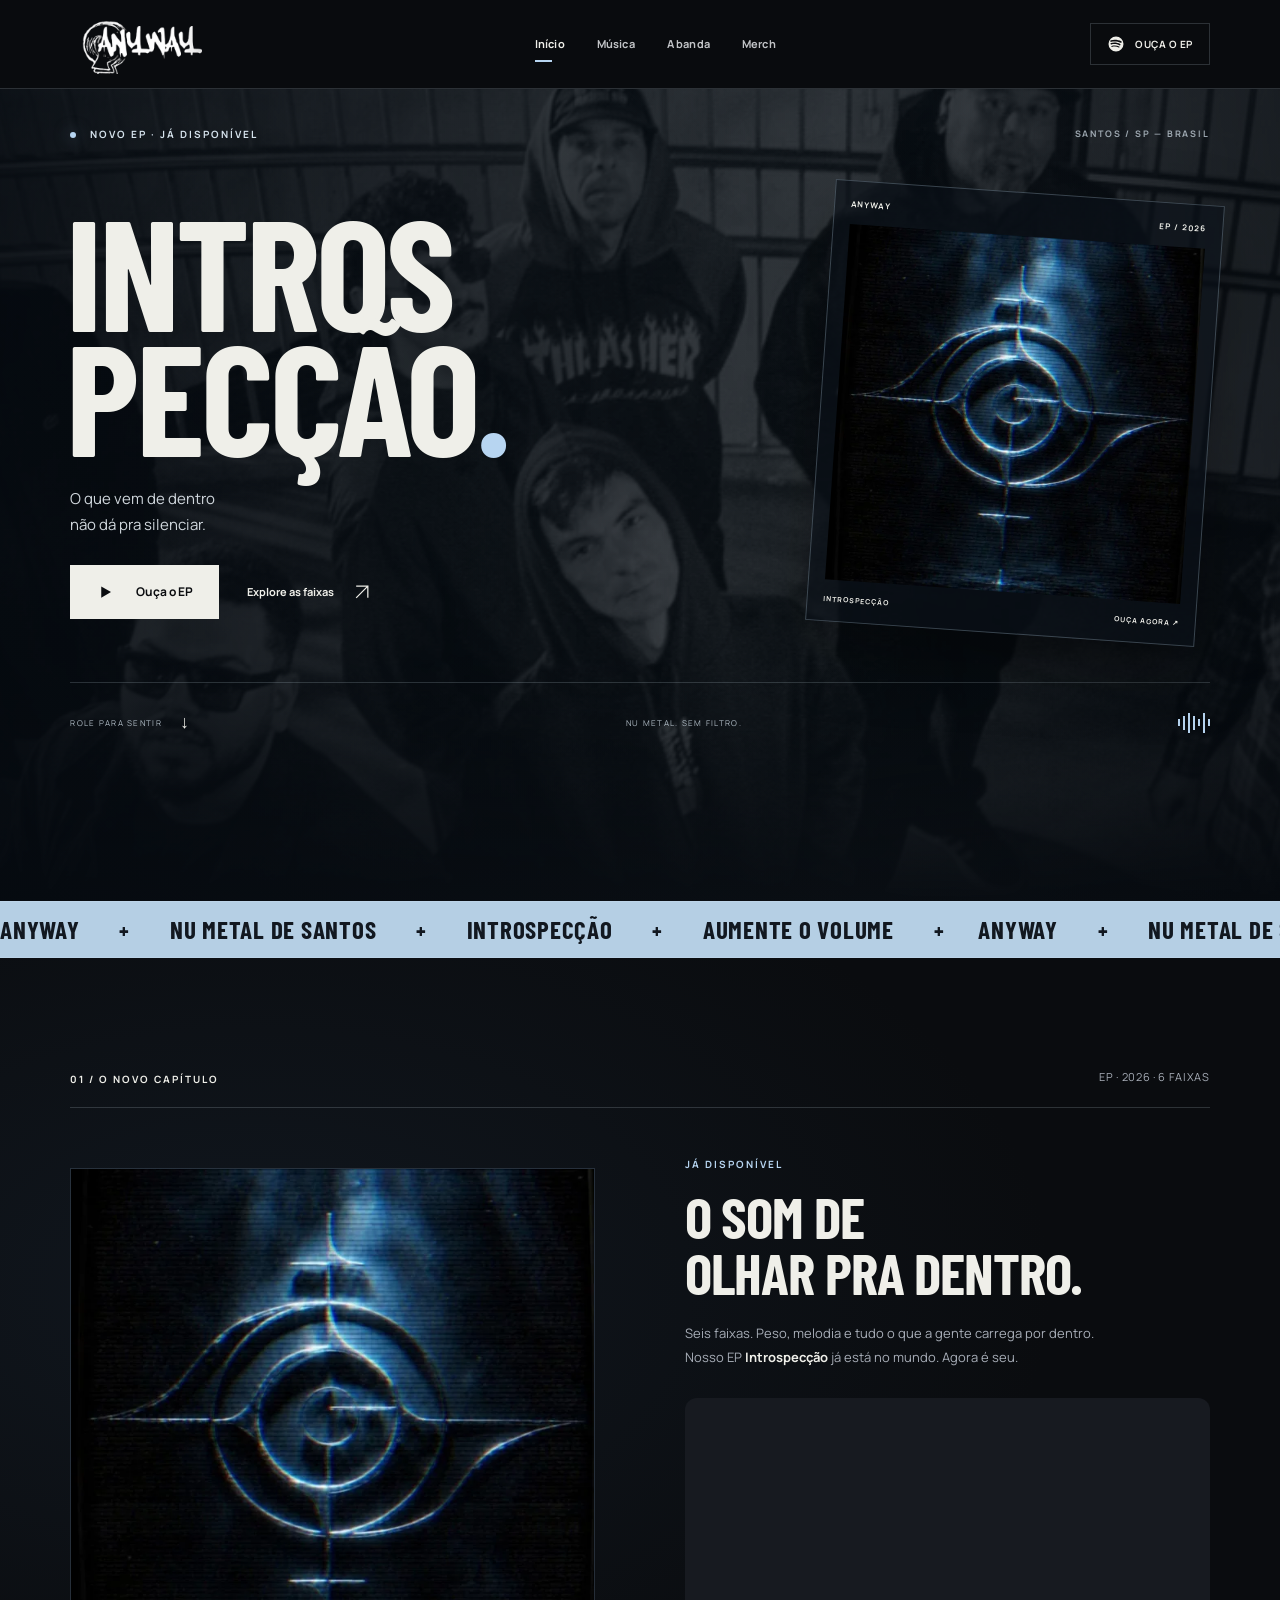
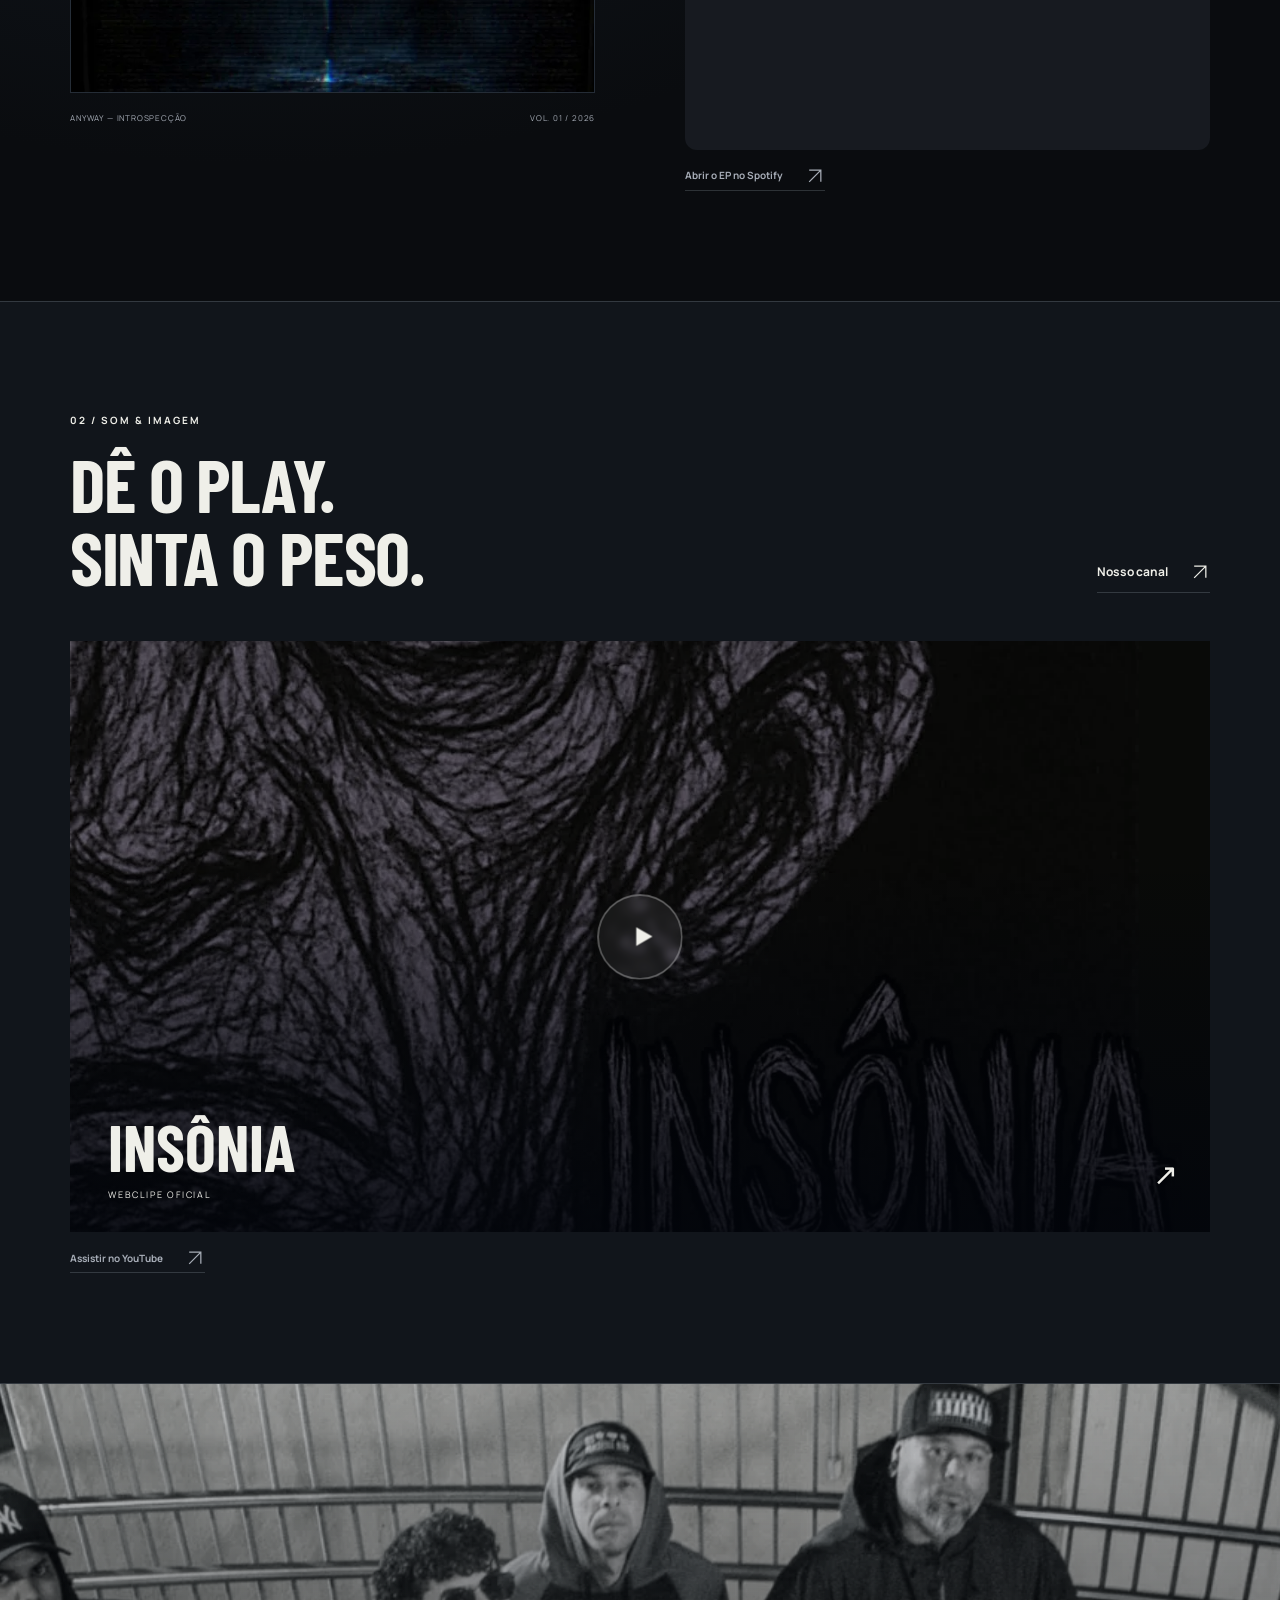
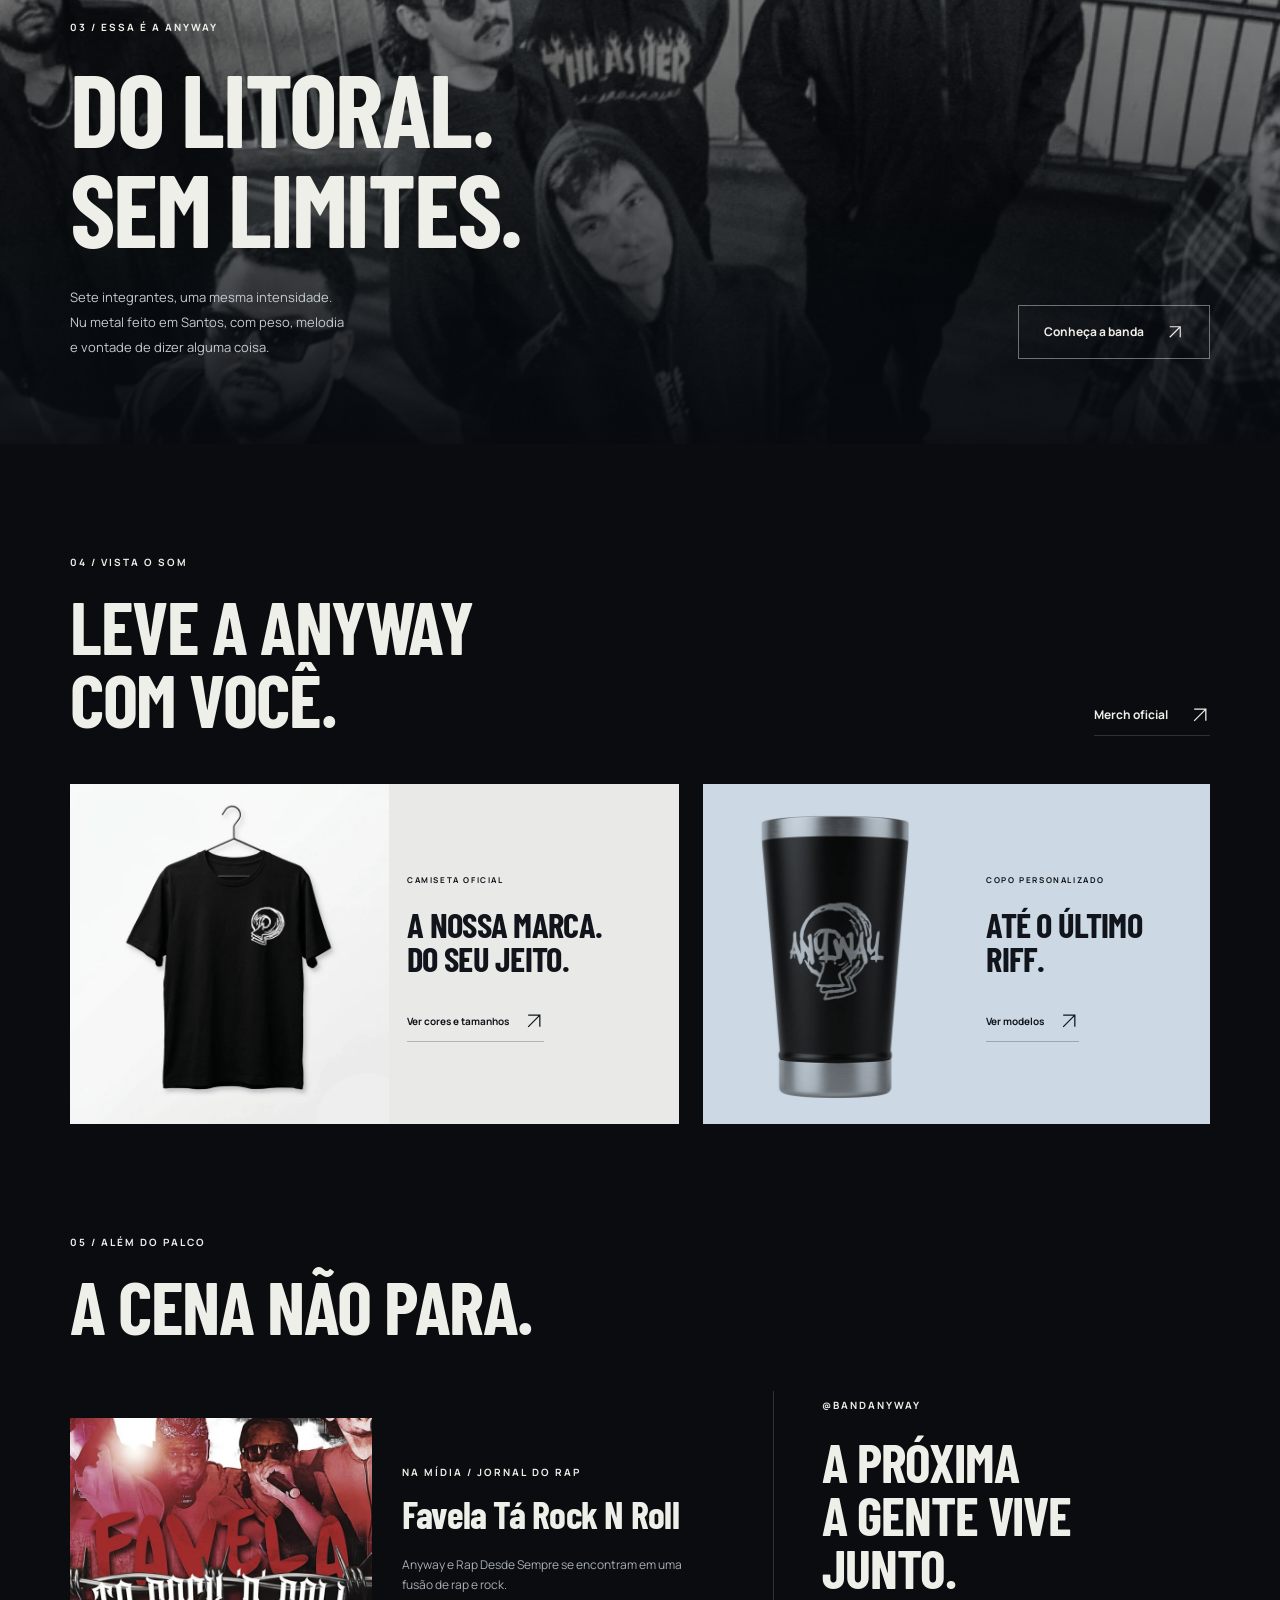
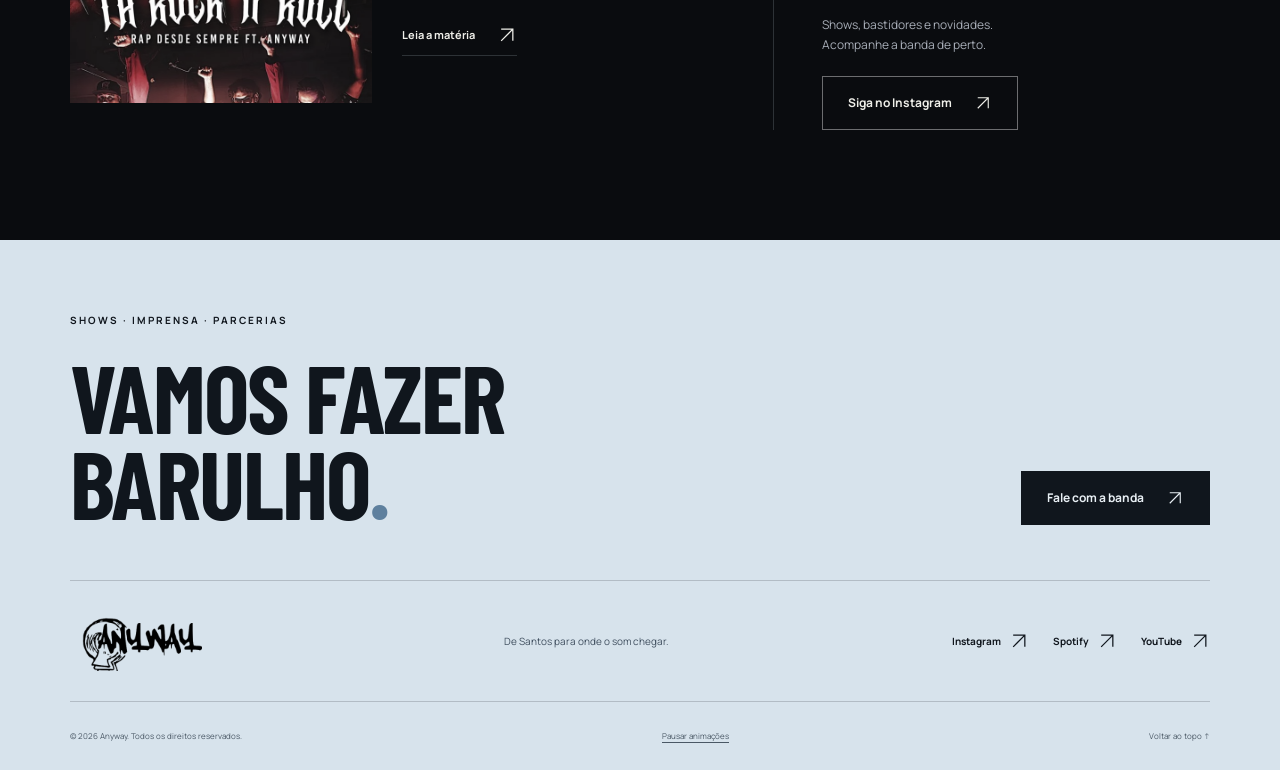
<file: index.html>
<!DOCTYPE html>
<html lang="pt-BR">
  <head>
    <meta charset="UTF-8">
    <meta name="viewport" content="width=device-width, initial-scale=1">
    <meta name="theme-color" content="#0a0c0f">
    <title>Anyway | Introspecção — novo EP</title>
    <meta name="description" content="Introspecção já está disponível. Ouça o novo EP da Anyway, banda de nu metal de Santos. Música, webclipes, integrantes e merch oficial.">
    <link rel="canonical" href="https://bandanyway.com.br/">
    <meta property="og:type" content="website">
    <meta property="og:locale" content="pt_BR">
    <meta property="og:site_name" content="Anyway">
    <meta property="og:title" content="Anyway | Introspecção — novo EP">
    <meta property="og:description" content="Introspecção já está disponível. Ouça o novo EP da Anyway, banda de nu metal de Santos. Música, webclipes, integrantes e merch oficial.">
    <meta property="og:url" content="https://bandanyway.com.br/">
    <meta property="og:image" content="https://bandanyway.com.br/img/optimized/banda_toda.webp">
    <meta property="og:image:alt" content="Os integrantes da banda Anyway">
    <meta name="twitter:card" content="summary_large_image">
    <link rel="icon" type="image/png" href="img/logo.png">
    <link rel="preload" href="fonts/barlow-condensed-700.ttf" as="font" type="font/ttf" crossorigin>
    <link rel="stylesheet" href="style.css?v=20261117">
    <script src="js/catalogo.js?v=20261117" defer></script>
    <script src="js/app.js?v=20261117" defer></script>
    <script type="application/ld+json">{"@context": "https://schema.org", "@type": "MusicGroup", "name": "Anyway", "url": "https://bandanyway.com.br/", "genre": ["Nu metal", "Metal alternativo"], "sameAs": ["https://open.spotify.com/artist/21cmnCgzTt7ZYPJB0TRyvt", "https://www.instagram.com/bandanyway/", "https://www.youtube.com/@bandanyway"]}</script>
  </head>
  <body class="home">
    <a class="skip-link" href="#conteudo">Pular para o conteúdo</a>
    <header class="site-header" id="topo">
      <div class="shell header-inner">
        <a class="brand" href="index.html" aria-label="Anyway — início">
          <img src="img/optimized/logo.webp" alt="Anyway" class="" loading="eager" decoding="async" width="150" height="150">
        </a>
        <button class="menu-toggle" type="button" aria-expanded="false" aria-controls="main-nav" aria-label="Abrir menu" hidden>
          <span></span>
          <span></span>
        </button>
        <nav class="main-nav" id="main-nav" aria-label="Navegação principal">
          <a href="index.html" aria-current="page">Início</a>
          <a href="lancamentos.html">Música</a>
          <a href="sobre.html">A banda</a>
          <a href="merch.html">Merch</a>
          <a href="#contato" class="nav-contact">Contato <svg class="arrow-icon" viewbox="0 0 24 24" fill="none" stroke="currentColor" stroke-width="1.5" aria-hidden="true">
              <path d="M5 19 19 5M5 5h14v14"></path>
            </svg>
          </a>
        </nav>
        <a class="header-listen" href="https://open.spotify.com/album/0spaoQvWEuGP67r1fBMhmv" target="_blank" rel="noopener noreferrer">
          <svg viewbox="0 0 24 24" fill="currentColor" aria-hidden="true">
            <path d="M12 2a10 10 0 1 0 0 20 10 10 0 0 0 0-20Zm4.6 14.4a.75.75 0 0 1-1 .3c-2.5-1.5-5.6-1.8-9.1-.8a.75.75 0 0 1-.4-1.4c3.9-1.1 7.4-.8 10.2.9.4.2.5.7.3 1Zm1.3-3a.9.9 0 0 1-1.3.3c-2.9-1.8-7.3-2.3-10.7-1.2a.9.9 0 1 1-.6-1.7c3.9-1.3 8.9-.7 12.3 1.3.4.3.6.9.3 1.3Zm.1-3.1c-3.4-2-9-2.2-12.2-1.2a1.1 1.1 0 0 1-.7-2.1C8.9 5.8 15 6 19.1 8.4a1.1 1.1 0 0 1-1.1 1.9Z"></path>
          </svg> Ouça o EP</a>
      </div>
      <div class="scroll-progress" aria-hidden="true"></div>
    </header>
    <main id="conteudo">
      <section class="hero" aria-labelledby="hero-title">
        <div class="hero-background" data-parallax="0.18">
          <img src="img/optimized/banda_toda.webp" alt="" class="" loading="eager" decoding="async" width="1280" height="550" fetchpriority="high">
        </div>
        <div class="hero-shade"></div>
        <div class="shell hero-content">
          <div class="hero-topline">
            <span class="eyebrow">
              <span class="status-dot"></span> Novo EP · Já disponível</span>
            <span class="eyebrow hero-origin">Santos / SP — Brasil</span>
          </div>
          <div class="hero-grid">
            <div class="hero-copy">
              <h1 id="hero-title" aria-label="Introspecção">
                <span>INTROS</span>
                <span>PECÇÃO<span class="title-dot">.</span>
                </span>
              </h1>
              <p>O que vem de dentro<br>não dá pra silenciar.</p>
              <div class="button-row">
                <a class="button button-light" href="#ouvir">
                  <svg viewbox="0 0 24 24" fill="currentColor" aria-hidden="true">
                    <path d="M7 4.5v15L20 12z"></path>
                  </svg> Ouça o EP</a>
                <a class="hero-secondary" href="lancamentos.html">Explore as faixas <svg class="arrow-icon" viewbox="0 0 24 24" fill="none" stroke="currentColor" stroke-width="1.5" aria-hidden="true">
                    <path d="M5 19 19 5M5 5h14v14"></path>
                  </svg>
                </a>
              </div>
            </div>
            <a class="hero-record" href="#ouvir" aria-label="Conheça o EP Introspecção">
              <div class="record-label">
                <span>ANYWAY</span>
                <span>EP / 2026</span>
              </div>
              <img src="img/optimized/introspeccao.webp" alt="Capa de Introspecção" class="" loading="eager" decoding="async" width="640" height="640">
              <div class="record-caption">
                <span>INTROSPECÇÃO</span>
                <span>OUÇA AGORA ↗</span>
              </div>
            </a>
          </div>
          <div class="hero-bottom">
            <a href="#ouvir">Role para sentir <span aria-hidden="true">↓</span>
            </a>
            <span>NU METAL. SEM FILTRO.</span>
            <div class="sound-bars" aria-hidden="true">
              <i></i>
              <i></i>
              <i></i>
              <i></i>
              <i></i>
              <i></i>
              <i></i>
            </div>
          </div>
        </div>
      </section>
      <div class="ticker" aria-label="Anyway. Nu metal de Santos. Introspecção já disponível.">
        <div class="ticker-track" aria-hidden="true">
          <span>ANYWAY <b>+</b> NU METAL DE SANTOS <b>+</b> INTROSPECÇÃO <b>+</b> AUMENTE O VOLUME <b>+</b>
          </span>
          <span>ANYWAY <b>+</b> NU METAL DE SANTOS <b>+</b> INTROSPECÇÃO <b>+</b> AUMENTE O VOLUME <b>+</b>
          </span>
        </div>
      </div>
      <section class="section ep-section" id="ouvir" aria-labelledby="ep-title">
        <div class="shell">
          <div class="section-heading reveal">
            <p class="eyebrow">01 / O novo capítulo</p>
            <span class="section-note">EP · 2026 · 6 faixas</span>
          </div>
          <div class="ep-grid">
            <div class="ep-art reveal">
              <a href="https://open.spotify.com/album/0spaoQvWEuGP67r1fBMhmv" target="_blank" rel="noopener noreferrer" aria-label="Ouvir Introspecção no Spotify">
                <img src="img/optimized/introspeccao.webp" alt="Capa do EP Introspecção: símbolo circular branco sobre textura azul e preta" class="" loading="lazy" decoding="async" width="640" height="640">
              </a>
              <div class="art-caption">
                <span>ANYWAY — INTROSPECÇÃO</span>
                <span>VOL. 01 / 2026</span>
              </div>
            </div>
            <div class="ep-copy reveal">
              <p class="eyebrow accent">Já disponível</p>
              <h2 id="ep-title">O SOM DE<br>OLHAR PRA DENTRO.</h2>
              <p>Seis faixas. Peso, melodia e tudo o que a gente carrega por dentro. Nosso EP <strong>Introspecção</strong> já está no mundo. Agora é seu.</p>
              <div class="spotify-wrap">
                <iframe data-testid="embed-iframe" title="Ouça o EP Introspecção, da Anyway, no Spotify" src="https://open.spotify.com/embed/album/0spaoQvWEuGP67r1fBMhmv?utm_source=generator&amp;si=c56fe94a5fe8434d&amp;theme=0" width="100%" height="352" allowfullscreen allow="autoplay; clipboard-write; encrypted-media; fullscreen; picture-in-picture" loading="lazy"></iframe>
              </div>
              <p class="embed-fallback">
                <a class="text-link" href="https://open.spotify.com/album/0spaoQvWEuGP67r1fBMhmv" target="_blank" rel="noopener noreferrer">Abrir o EP no Spotify <svg class="arrow-icon" viewbox="0 0 24 24" fill="none" stroke="currentColor" stroke-width="1.5" aria-hidden="true">
                    <path d="M5 19 19 5M5 5h14v14"></path>
                  </svg>
                </a>
              </p>
            </div>
          </div>
        </div>
      </section>
      <section class="section video-section" aria-labelledby="video-title">
        <div class="shell">
          <div class="section-heading reveal">
            <div>
              <p class="eyebrow">02 / Som &amp; imagem</p>
              <h2 id="video-title">DÊ O PLAY.<br>SINTA O PESO.</h2>
            </div>
            <a class="text-link" href="https://www.youtube.com/@bandanyway" target="_blank" rel="noopener noreferrer">Nosso canal <svg class="arrow-icon" viewbox="0 0 24 24" fill="none" stroke="currentColor" stroke-width="1.5" aria-hidden="true">
                <path d="M5 19 19 5M5 5h14v14"></path>
              </svg>
            </a>
          </div>
          <div class="video-frame reveal" data-video="-w5BZIGmD9w">
            <button class="video-trigger" type="button" aria-label="Reproduzir Insônia — webclipe oficial">
              <img src="img/optimized/insonia-webclipe.webp" alt="Cena do webclipe Insônia" class="" loading="lazy" decoding="async" width="1280" height="720">
              <span class="video-shade"></span>
              <span class="play-circle">
                <svg viewbox="0 0 24 24" fill="currentColor" aria-hidden="true">
                  <path d="M7 4.5v15L20 12z"></path>
                </svg>
              </span>
              <span class="video-caption">
                <span>INSÔNIA</span>
                <small>WEBCLIPE OFICIAL</small>
              </span>
              <span class="video-corner" aria-hidden="true">↗</span>
            </button>
          </div>
          <p class="embed-fallback">
            <a class="text-link" href="https://www.youtube.com/watch?v=-w5BZIGmD9w" target="_blank" rel="noopener noreferrer">Assistir no YouTube <svg class="arrow-icon" viewbox="0 0 24 24" fill="none" stroke="currentColor" stroke-width="1.5" aria-hidden="true">
                <path d="M5 19 19 5M5 5h14v14"></path>
              </svg>
            </a>
          </p>
        </div>
      </section>
      <section class="band-feature" aria-labelledby="band-title">
        <div class="band-feature-image" data-parallax="0.12">
          <img src="img/optimized/banda_toda.webp" alt="Os sete integrantes da Anyway em Santos" class="" loading="lazy" decoding="async" width="1280" height="550">
        </div>
        <div class="band-feature-shade"></div>
        <div class="shell band-feature-content">
          <p class="eyebrow">03 / Essa é a Anyway</p>
          <h2 id="band-title">DO LITORAL.<br>SEM LIMITES.</h2>
          <div class="band-feature-bottom">
            <p>Sete integrantes, uma mesma intensidade.<br>Nu metal feito em Santos, com peso, melodia<br>e vontade de dizer alguma coisa.</p>
            <a href="sobre.html" class="button button-outline">Conheça a banda <svg class="arrow-icon" viewbox="0 0 24 24" fill="none" stroke="currentColor" stroke-width="1.5" aria-hidden="true">
                <path d="M5 19 19 5M5 5h14v14"></path>
              </svg>
            </a>
          </div>
        </div>
      </section>
      <section class="section merch-teaser">
        <div class="shell">
          <div class="section-heading reveal">
            <div>
              <p class="eyebrow">04 / Vista o som</p>
              <h2>LEVE A ANYWAY<br>COM VOCÊ.</h2>
            </div>
            <a class="text-link" href="merch.html">Merch oficial <svg class="arrow-icon" viewbox="0 0 24 24" fill="none" stroke="currentColor" stroke-width="1.5" aria-hidden="true">
                <path d="M5 19 19 5M5 5h14v14"></path>
              </svg>
            </a>
          </div>
          <div class="merch-preview-grid reveal">
            <a href="produto-camiseta-logo.html" class="merch-preview">
              <div class="merch-preview-image">
                <img src="img/optimized/Camisa_Anyway_Frente_Preta.webp" alt="Camiseta preta oficial Anyway" class="" loading="lazy" decoding="async" width="1440" height="1440">
              </div>
              <div>
                <span class="eyebrow">Camiseta oficial</span>
                <h3>A NOSSA MARCA.<br>DO SEU JEITO.</h3>
                <span class="text-link">Ver cores e tamanhos <svg class="arrow-icon" viewbox="0 0 24 24" fill="none" stroke="currentColor" stroke-width="1.5" aria-hidden="true">
                    <path d="M5 19 19 5M5 5h14v14"></path>
                  </svg>
                </span>
              </div>
            </a>
            <a href="produto-copo-logo.html" class="merch-preview compact">
              <div class="merch-preview-image">
                <img src="img/optimized/Copo_Anyway_Frente.webp" alt="Copo térmico personalizado Anyway" class="" loading="lazy" decoding="async" width="1400" height="1400">
              </div>
              <div>
                <span class="eyebrow">Copo personalizado</span>
                <h3>ATÉ O ÚLTIMO<br>RIFF.</h3>
                <span class="text-link">Ver modelos <svg class="arrow-icon" viewbox="0 0 24 24" fill="none" stroke="currentColor" stroke-width="1.5" aria-hidden="true">
                    <path d="M5 19 19 5M5 5h14v14"></path>
                  </svg>
                </span>
              </div>
            </a>
          </div>
        </div>
      </section>
      <section class="section dispatches">
        <div class="shell">
          <div class="section-heading">
            <div>
              <p class="eyebrow">05 / Além do palco</p>
              <h2>A CENA NÃO PARA.</h2>
            </div>
          </div>
          <div class="dispatch-grid">
            <article class="dispatch reveal">
              <img src="img/optimized/materia-jornaldorap.webp" alt="Anyway e Rap Desde Sempre em matéria do Jornal do Rap" class="" loading="lazy" decoding="async" width="960" height="640">
              <div>
                <p class="eyebrow">Na mídia / Jornal do Rap</p>
                <h3>Favela Tá Rock N Roll</h3>
                <p>Anyway e Rap Desde Sempre se encontram em uma fusão de rap e rock.</p>
                <a class="text-link" href="https://www.jornaldorap.com.br/rap-nacional/rap-desde-sempre-e-anyway-lancam-favela-ta-rock-n-roll-uma-fusao-poderosa-de-generos/" target="_blank" rel="noopener noreferrer">Leia a matéria <svg class="arrow-icon" viewbox="0 0 24 24" fill="none" stroke="currentColor" stroke-width="1.5" aria-hidden="true">
                    <path d="M5 19 19 5M5 5h14v14"></path>
                  </svg>
                </a>
              </div>
            </article>
            <div class="instagram-block reveal">
              <span class="eyebrow">@bandanyway</span>
              <h3>A PRÓXIMA<br>A GENTE VIVE<br>JUNTO.</h3>
              <p>Shows, bastidores e novidades.<br>Acompanhe a banda de perto.</p>
              <a class="button button-outline" href="https://www.instagram.com/bandanyway/" target="_blank" rel="noopener noreferrer">Siga no Instagram <svg class="arrow-icon" viewbox="0 0 24 24" fill="none" stroke="currentColor" stroke-width="1.5" aria-hidden="true">
                  <path d="M5 19 19 5M5 5h14v14"></path>
                </svg>
              </a>
            </div>
          </div>
        </div>
      </section>
    </main>
    <footer class="site-footer" id="contato">
      <div class="shell">
        <div class="footer-top">
          <div>
            <p class="eyebrow">Shows · imprensa · parcerias</p>
            <h2>VAMOS FAZER<br>BARULHO<span class="accent">.</span>
            </h2>
          </div>
          <a class="button button-light" href="https://wa.me/5513991080668" target="_blank" rel="noopener noreferrer">Fale com a banda <svg class="arrow-icon" viewbox="0 0 24 24" fill="none" stroke="currentColor" stroke-width="1.5" aria-hidden="true">
              <path d="M5 19 19 5M5 5h14v14"></path>
            </svg>
          </a>
        </div>
        <div class="footer-bottom">
          <a class="brand" href="index.html" aria-label="Anyway — início">
            <img src="img/optimized/logo.webp" alt="Anyway" class="" loading="lazy" decoding="async" width="150" height="150">
          </a>
          <p>De Santos para onde o som chegar.</p>
          <div class="social-links">
            <a class="text-link" href="https://www.instagram.com/bandanyway/" target="_blank" rel="noopener noreferrer">Instagram <svg class="arrow-icon" viewbox="0 0 24 24" fill="none" stroke="currentColor" stroke-width="1.5" aria-hidden="true">
                <path d="M5 19 19 5M5 5h14v14"></path>
              </svg>
            </a>
            <a class="text-link" href="https://open.spotify.com/artist/21cmnCgzTt7ZYPJB0TRyvt" target="_blank" rel="noopener noreferrer">Spotify <svg class="arrow-icon" viewbox="0 0 24 24" fill="none" stroke="currentColor" stroke-width="1.5" aria-hidden="true">
                <path d="M5 19 19 5M5 5h14v14"></path>
              </svg>
            </a>
            <a class="text-link" href="https://www.youtube.com/@bandanyway" target="_blank" rel="noopener noreferrer">YouTube <svg class="arrow-icon" viewbox="0 0 24 24" fill="none" stroke="currentColor" stroke-width="1.5" aria-hidden="true">
                <path d="M5 19 19 5M5 5h14v14"></path>
              </svg>
            </a>
          </div>
        </div>
        <div class="footer-legal">
          <span>© <span data-year>2026</span> Anyway. Todos os direitos reservados.</span>
          <button type="button" class="motion-toggle" data-motion-toggle aria-pressed="false" hidden>Pausar animações</button>
          <a href="#topo">Voltar ao topo ↑</a>
        </div>
      </div>
    </footer>
  </body>
</html>
</file>
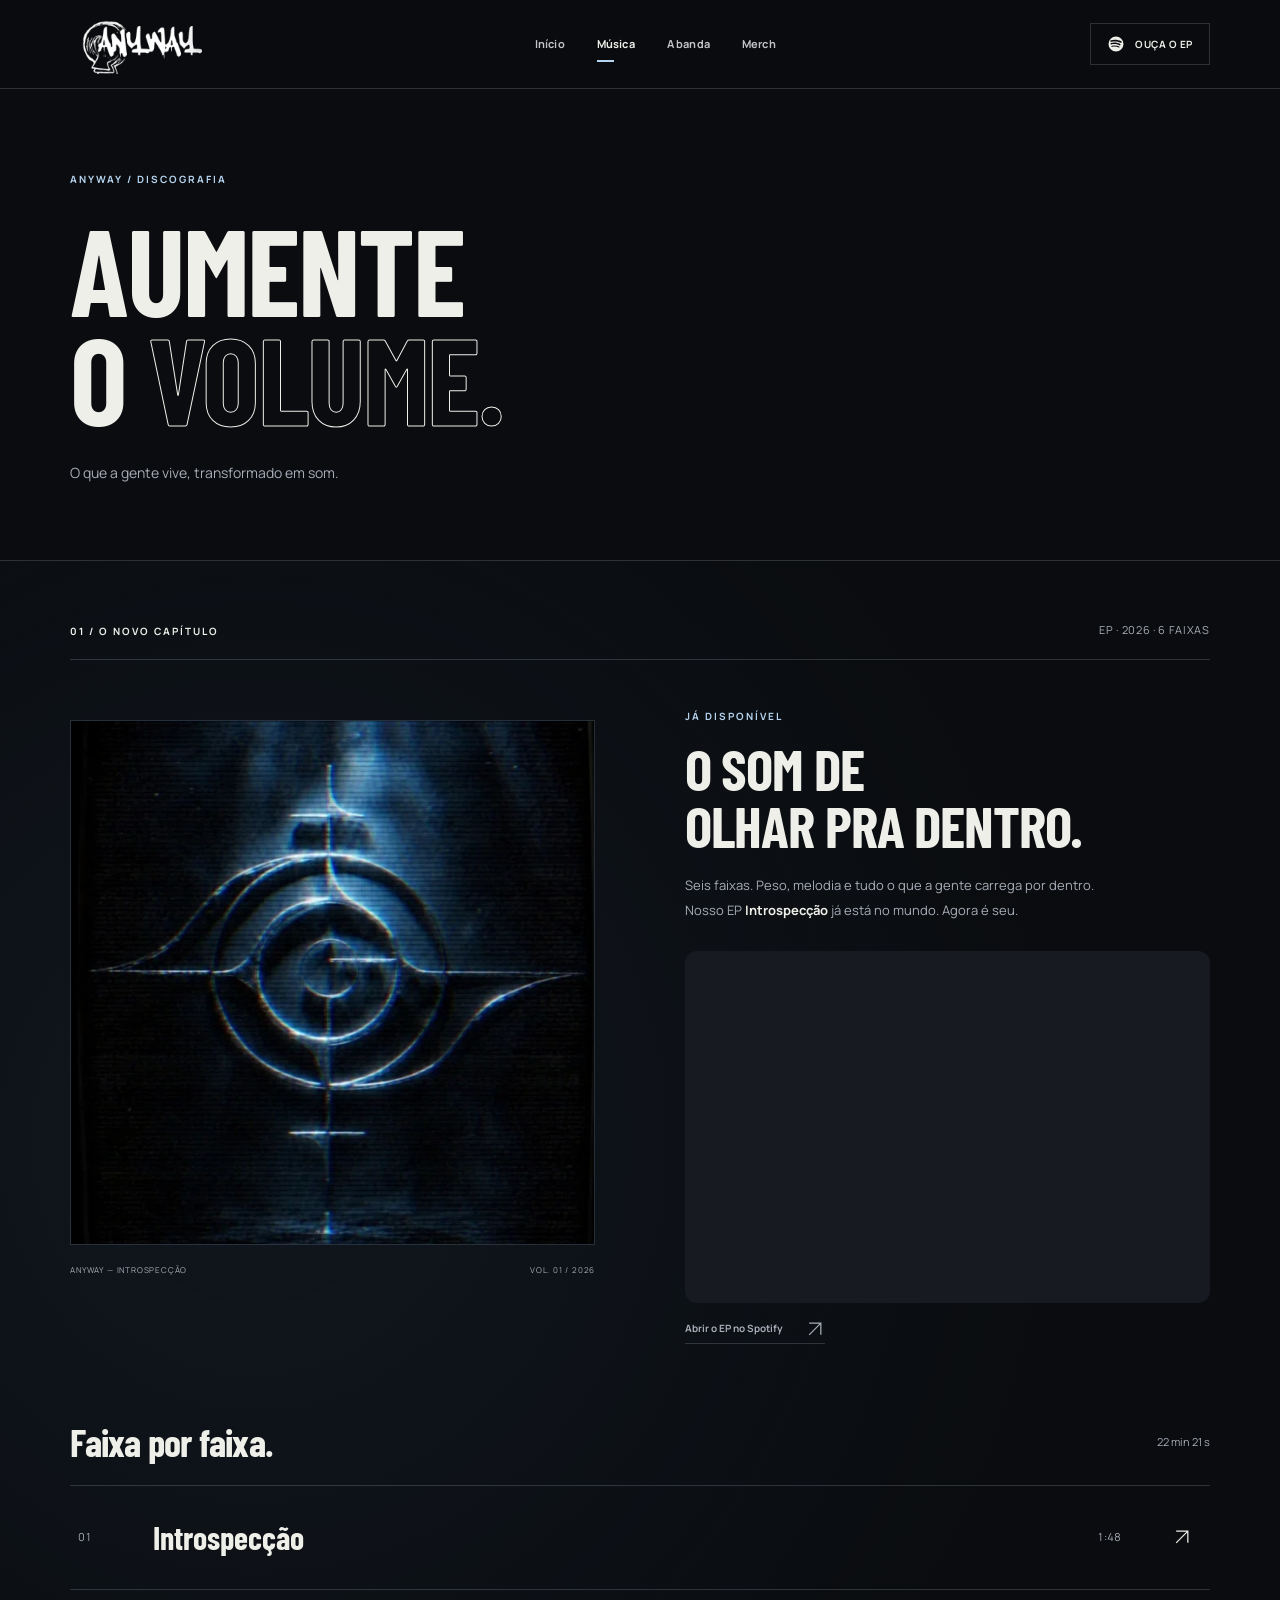
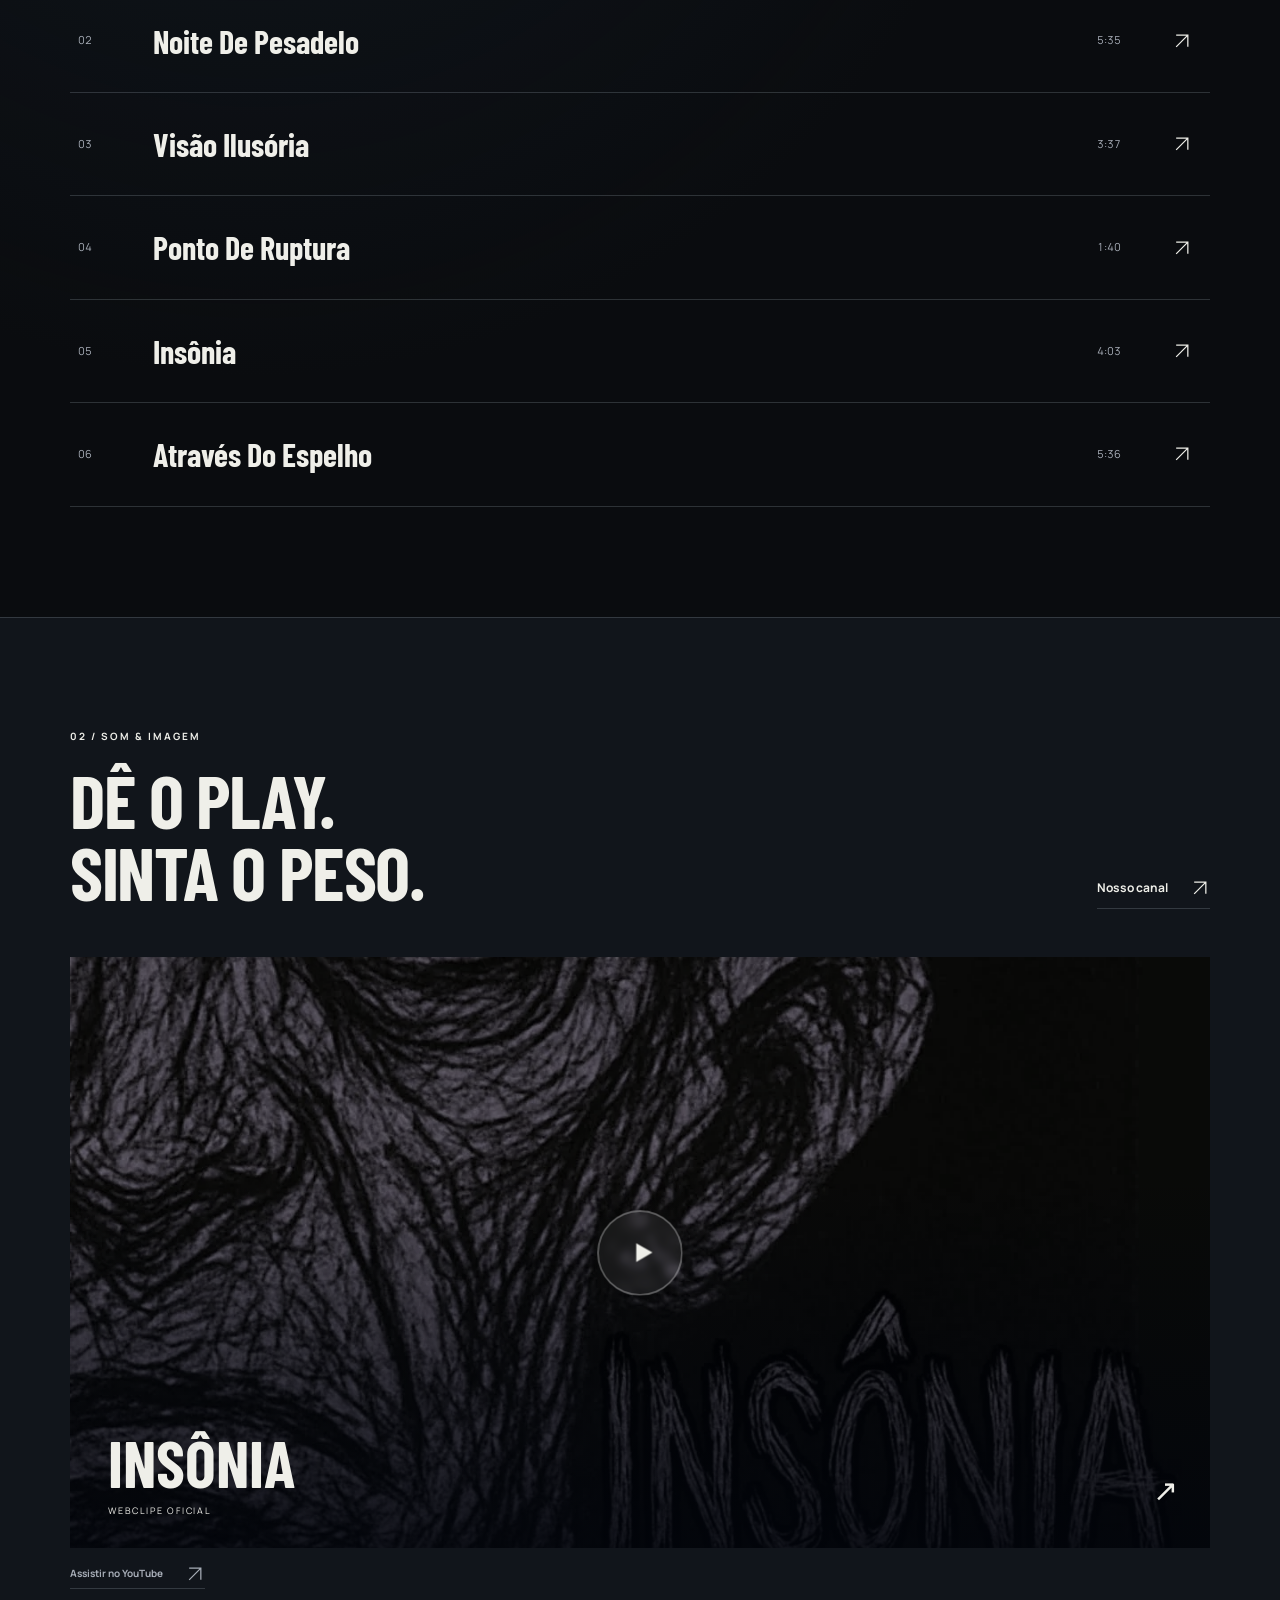
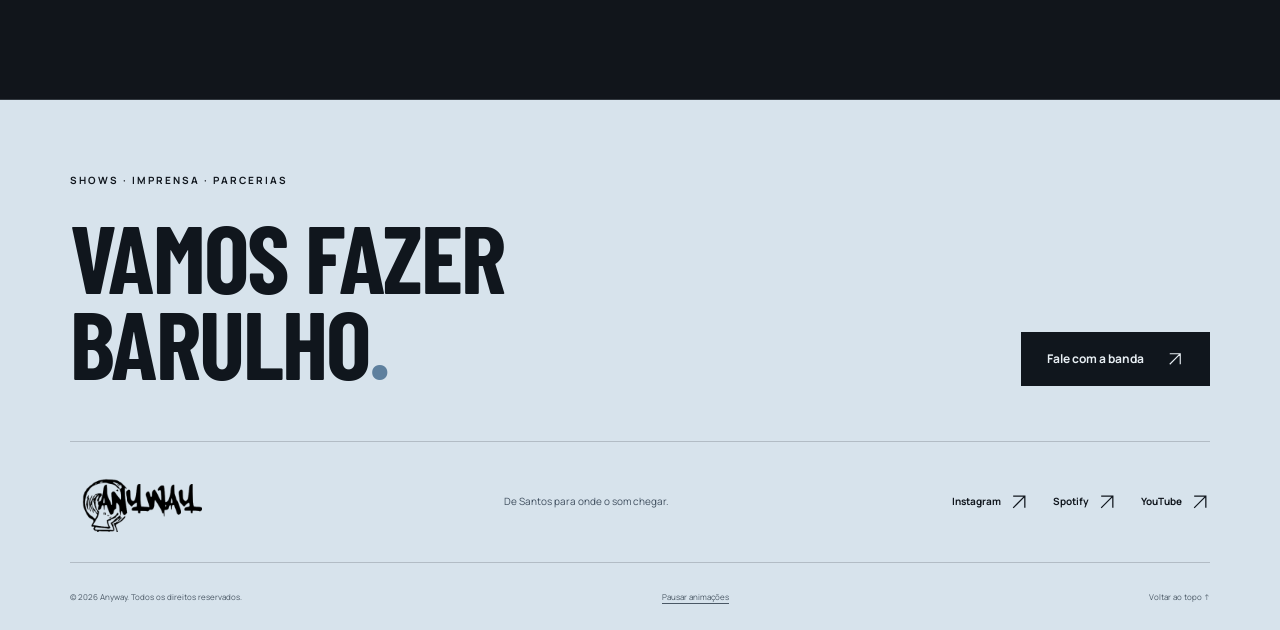
<file: lancamentos.html>
<!DOCTYPE html>
<html lang="pt-BR">
  <head>
    <meta charset="UTF-8">
    <meta name="viewport" content="width=device-width, initial-scale=1">
    <meta name="theme-color" content="#0a0c0f">
    <title>Música | Anyway — Introspecção</title>
    <meta name="description" content="Ouça Introspecção, o EP da Anyway: seis faixas, incluindo Noite De Pesadelo, Visão Ilusória, Ponto De Ruptura, Insônia e Através Do Espelho.">
    <link rel="canonical" href="https://bandanyway.com.br/lancamentos.html">
    <meta property="og:type" content="website">
    <meta property="og:locale" content="pt_BR">
    <meta property="og:site_name" content="Anyway">
    <meta property="og:title" content="Música | Anyway — Introspecção">
    <meta property="og:description" content="Ouça Introspecção, o EP da Anyway: seis faixas, incluindo Noite De Pesadelo, Visão Ilusória, Ponto De Ruptura, Insônia e Através Do Espelho.">
    <meta property="og:url" content="https://bandanyway.com.br/lancamentos.html">
    <meta property="og:image" content="https://bandanyway.com.br/img/optimized/banda_toda.webp">
    <meta property="og:image:alt" content="Os integrantes da banda Anyway">
    <meta name="twitter:card" content="summary_large_image">
    <link rel="icon" type="image/png" href="img/logo.png">
    <link rel="preload" href="fonts/barlow-condensed-700.ttf" as="font" type="font/ttf" crossorigin>
    <link rel="stylesheet" href="style.css?v=20261117">
    <script src="js/catalogo.js?v=20261117" defer></script>
    <script src="js/app.js?v=20261117" defer></script>
    <script type="application/ld+json">{"@context": "https://schema.org", "@type": "MusicAlbum", "name": "Introspecção", "byArtist": {"@type": "MusicGroup", "name": "Anyway"}, "numTracks": 6, "albumReleaseType": "https://schema.org/EPRelease", "url": "https://open.spotify.com/album/0spaoQvWEuGP67r1fBMhmv", "image": "https://bandanyway.com.br/img/optimized/introspeccao.webp", "track": [{"@type": "MusicRecording", "name": "Introspecção", "url": "https://open.spotify.com/track/41JCnR9Eu5HaYlaEsRvs3H"}, {"@type": "MusicRecording", "name": "Noite De Pesadelo", "url": "https://open.spotify.com/track/7wammG3tE1yZsFAW9ntSvy"}, {"@type": "MusicRecording", "name": "Visão Ilusória", "url": "https://open.spotify.com/track/4X6h1g707tDmIHgMWwvmQH"}, {"@type": "MusicRecording", "name": "Ponto De Ruptura", "url": "https://open.spotify.com/track/0CX4BeoNDyVG8u6lYtuzrO"}, {"@type": "MusicRecording", "name": "Insônia", "url": "https://open.spotify.com/track/4buZVxiFuqRtR5z0ZBUQ4R"}, {"@type": "MusicRecording", "name": "Através Do Espelho", "url": "https://open.spotify.com/track/212u3AZA05jV1mynDfqZHI"}]}</script>
  </head>
  <body class="">
    <a class="skip-link" href="#conteudo">Pular para o conteúdo</a>
    <header class="site-header" id="topo">
      <div class="shell header-inner">
        <a class="brand" href="index.html" aria-label="Anyway — início">
          <img src="img/optimized/logo.webp" alt="Anyway" class="" loading="eager" decoding="async" width="150" height="150">
        </a>
        <button class="menu-toggle" type="button" aria-expanded="false" aria-controls="main-nav" aria-label="Abrir menu" hidden>
          <span></span>
          <span></span>
        </button>
        <nav class="main-nav" id="main-nav" aria-label="Navegação principal">
          <a href="index.html">Início</a>
          <a href="lancamentos.html" aria-current="page">Música</a>
          <a href="sobre.html">A banda</a>
          <a href="merch.html">Merch</a>
          <a href="#contato" class="nav-contact">Contato <svg class="arrow-icon" viewbox="0 0 24 24" fill="none" stroke="currentColor" stroke-width="1.5" aria-hidden="true">
              <path d="M5 19 19 5M5 5h14v14"></path>
            </svg>
          </a>
        </nav>
        <a class="header-listen" href="https://open.spotify.com/album/0spaoQvWEuGP67r1fBMhmv" target="_blank" rel="noopener noreferrer">
          <svg viewbox="0 0 24 24" fill="currentColor" aria-hidden="true">
            <path d="M12 2a10 10 0 1 0 0 20 10 10 0 0 0 0-20Zm4.6 14.4a.75.75 0 0 1-1 .3c-2.5-1.5-5.6-1.8-9.1-.8a.75.75 0 0 1-.4-1.4c3.9-1.1 7.4-.8 10.2.9.4.2.5.7.3 1Zm1.3-3a.9.9 0 0 1-1.3.3c-2.9-1.8-7.3-2.3-10.7-1.2a.9.9 0 1 1-.6-1.7c3.9-1.3 8.9-.7 12.3 1.3.4.3.6.9.3 1.3Zm.1-3.1c-3.4-2-9-2.2-12.2-1.2a1.1 1.1 0 0 1-.7-2.1C8.9 5.8 15 6 19.1 8.4a1.1 1.1 0 0 1-1.1 1.9Z"></path>
          </svg> Ouça o EP</a>
      </div>
      <div class="scroll-progress" aria-hidden="true"></div>
    </header>
    <main id="conteudo">
      <section class="page-intro shell">
        <p class="eyebrow">Anyway / Discografia</p>
        <h1>AUMENTE<br>O <span class="outline-text">VOLUME.</span>
        </h1>
        <p>O que a gente vive, transformado em som.</p>
      </section>
      <section class="section ep-section" id="ouvir" aria-labelledby="ep-title">
        <div class="shell">
          <div class="section-heading reveal">
            <p class="eyebrow">01 / O novo capítulo</p>
            <span class="section-note">EP · 2026 · 6 faixas</span>
          </div>
          <div class="ep-grid">
            <div class="ep-art reveal">
              <a href="https://open.spotify.com/album/0spaoQvWEuGP67r1fBMhmv" target="_blank" rel="noopener noreferrer" aria-label="Ouvir Introspecção no Spotify">
                <img src="img/optimized/introspeccao.webp" alt="Capa do EP Introspecção: símbolo circular branco sobre textura azul e preta" class="" loading="lazy" decoding="async" width="640" height="640">
              </a>
              <div class="art-caption">
                <span>ANYWAY — INTROSPECÇÃO</span>
                <span>VOL. 01 / 2026</span>
              </div>
            </div>
            <div class="ep-copy reveal">
              <p class="eyebrow accent">Já disponível</p>
              <h2 id="ep-title">O SOM DE<br>OLHAR PRA DENTRO.</h2>
              <p>Seis faixas. Peso, melodia e tudo o que a gente carrega por dentro. Nosso EP <strong>Introspecção</strong> já está no mundo. Agora é seu.</p>
              <div class="spotify-wrap">
                <iframe data-testid="embed-iframe" title="Ouça o EP Introspecção, da Anyway, no Spotify" src="https://open.spotify.com/embed/album/0spaoQvWEuGP67r1fBMhmv?utm_source=generator&amp;si=c56fe94a5fe8434d&amp;theme=0" width="100%" height="352" allowfullscreen allow="autoplay; clipboard-write; encrypted-media; fullscreen; picture-in-picture" loading="lazy"></iframe>
              </div>
              <p class="embed-fallback">
                <a class="text-link" href="https://open.spotify.com/album/0spaoQvWEuGP67r1fBMhmv" target="_blank" rel="noopener noreferrer">Abrir o EP no Spotify <svg class="arrow-icon" viewbox="0 0 24 24" fill="none" stroke="currentColor" stroke-width="1.5" aria-hidden="true">
                    <path d="M5 19 19 5M5 5h14v14"></path>
                  </svg>
                </a>
              </p>
            </div>
          </div>
          <div class="tracklist-heading">
            <h3>Faixa por faixa.</h3>
            <span>22 min 21 s</span>
          </div>
          <div class="tracklist">
            <a class="track" href="https://open.spotify.com/track/41JCnR9Eu5HaYlaEsRvs3H" target="_blank" rel="noopener noreferrer" aria-label="Ouvir Introspecção no Spotify">
              <span class="track-number">01</span>
              <span class="track-title">Introspecção</span>
              <span class="track-duration">1:48</span>
              <svg class="arrow-icon" viewbox="0 0 24 24" fill="none" stroke="currentColor" stroke-width="1.5" aria-hidden="true">
                <path d="M5 19 19 5M5 5h14v14"></path>
              </svg>
            </a>
            <a class="track" href="https://open.spotify.com/track/7wammG3tE1yZsFAW9ntSvy" target="_blank" rel="noopener noreferrer" aria-label="Ouvir Noite De Pesadelo no Spotify">
              <span class="track-number">02</span>
              <span class="track-title">Noite De Pesadelo</span>
              <span class="track-duration">5:35</span>
              <svg class="arrow-icon" viewbox="0 0 24 24" fill="none" stroke="currentColor" stroke-width="1.5" aria-hidden="true">
                <path d="M5 19 19 5M5 5h14v14"></path>
              </svg>
            </a>
            <a class="track" href="https://open.spotify.com/track/4X6h1g707tDmIHgMWwvmQH" target="_blank" rel="noopener noreferrer" aria-label="Ouvir Visão Ilusória no Spotify">
              <span class="track-number">03</span>
              <span class="track-title">Visão Ilusória</span>
              <span class="track-duration">3:37</span>
              <svg class="arrow-icon" viewbox="0 0 24 24" fill="none" stroke="currentColor" stroke-width="1.5" aria-hidden="true">
                <path d="M5 19 19 5M5 5h14v14"></path>
              </svg>
            </a>
            <a class="track" href="https://open.spotify.com/track/0CX4BeoNDyVG8u6lYtuzrO" target="_blank" rel="noopener noreferrer" aria-label="Ouvir Ponto De Ruptura no Spotify">
              <span class="track-number">04</span>
              <span class="track-title">Ponto De Ruptura</span>
              <span class="track-duration">1:40</span>
              <svg class="arrow-icon" viewbox="0 0 24 24" fill="none" stroke="currentColor" stroke-width="1.5" aria-hidden="true">
                <path d="M5 19 19 5M5 5h14v14"></path>
              </svg>
            </a>
            <a class="track" href="https://open.spotify.com/track/4buZVxiFuqRtR5z0ZBUQ4R" target="_blank" rel="noopener noreferrer" aria-label="Ouvir Insônia no Spotify">
              <span class="track-number">05</span>
              <span class="track-title">Insônia</span>
              <span class="track-duration">4:03</span>
              <svg class="arrow-icon" viewbox="0 0 24 24" fill="none" stroke="currentColor" stroke-width="1.5" aria-hidden="true">
                <path d="M5 19 19 5M5 5h14v14"></path>
              </svg>
            </a>
            <a class="track" href="https://open.spotify.com/track/212u3AZA05jV1mynDfqZHI" target="_blank" rel="noopener noreferrer" aria-label="Ouvir Através Do Espelho no Spotify">
              <span class="track-number">06</span>
              <span class="track-title">Através Do Espelho</span>
              <span class="track-duration">5:36</span>
              <svg class="arrow-icon" viewbox="0 0 24 24" fill="none" stroke="currentColor" stroke-width="1.5" aria-hidden="true">
                <path d="M5 19 19 5M5 5h14v14"></path>
              </svg>
            </a>
          </div>
        </div>
      </section>
      <section class="section video-section" aria-labelledby="video-title">
        <div class="shell">
          <div class="section-heading reveal">
            <div>
              <p class="eyebrow">02 / Som &amp; imagem</p>
              <h2 id="video-title">DÊ O PLAY.<br>SINTA O PESO.</h2>
            </div>
            <a class="text-link" href="https://www.youtube.com/@bandanyway" target="_blank" rel="noopener noreferrer">Nosso canal <svg class="arrow-icon" viewbox="0 0 24 24" fill="none" stroke="currentColor" stroke-width="1.5" aria-hidden="true">
                <path d="M5 19 19 5M5 5h14v14"></path>
              </svg>
            </a>
          </div>
          <div class="video-frame reveal" data-video="-w5BZIGmD9w">
            <button class="video-trigger" type="button" aria-label="Reproduzir Insônia — webclipe oficial">
              <img src="img/optimized/insonia-webclipe.webp" alt="Cena do webclipe Insônia" class="" loading="lazy" decoding="async" width="1280" height="720">
              <span class="video-shade"></span>
              <span class="play-circle">
                <svg viewbox="0 0 24 24" fill="currentColor" aria-hidden="true">
                  <path d="M7 4.5v15L20 12z"></path>
                </svg>
              </span>
              <span class="video-caption">
                <span>INSÔNIA</span>
                <small>WEBCLIPE OFICIAL</small>
              </span>
              <span class="video-corner" aria-hidden="true">↗</span>
            </button>
          </div>
          <p class="embed-fallback">
            <a class="text-link" href="https://www.youtube.com/watch?v=-w5BZIGmD9w" target="_blank" rel="noopener noreferrer">Assistir no YouTube <svg class="arrow-icon" viewbox="0 0 24 24" fill="none" stroke="currentColor" stroke-width="1.5" aria-hidden="true">
                <path d="M5 19 19 5M5 5h14v14"></path>
              </svg>
            </a>
          </p>
        </div>
      </section>
    </main>
    <footer class="site-footer" id="contato">
      <div class="shell">
        <div class="footer-top">
          <div>
            <p class="eyebrow">Shows · imprensa · parcerias</p>
            <h2>VAMOS FAZER<br>BARULHO<span class="accent">.</span>
            </h2>
          </div>
          <a class="button button-light" href="https://wa.me/5513991080668" target="_blank" rel="noopener noreferrer">Fale com a banda <svg class="arrow-icon" viewbox="0 0 24 24" fill="none" stroke="currentColor" stroke-width="1.5" aria-hidden="true">
              <path d="M5 19 19 5M5 5h14v14"></path>
            </svg>
          </a>
        </div>
        <div class="footer-bottom">
          <a class="brand" href="index.html" aria-label="Anyway — início">
            <img src="img/optimized/logo.webp" alt="Anyway" class="" loading="lazy" decoding="async" width="150" height="150">
          </a>
          <p>De Santos para onde o som chegar.</p>
          <div class="social-links">
            <a class="text-link" href="https://www.instagram.com/bandanyway/" target="_blank" rel="noopener noreferrer">Instagram <svg class="arrow-icon" viewbox="0 0 24 24" fill="none" stroke="currentColor" stroke-width="1.5" aria-hidden="true">
                <path d="M5 19 19 5M5 5h14v14"></path>
              </svg>
            </a>
            <a class="text-link" href="https://open.spotify.com/artist/21cmnCgzTt7ZYPJB0TRyvt" target="_blank" rel="noopener noreferrer">Spotify <svg class="arrow-icon" viewbox="0 0 24 24" fill="none" stroke="currentColor" stroke-width="1.5" aria-hidden="true">
                <path d="M5 19 19 5M5 5h14v14"></path>
              </svg>
            </a>
            <a class="text-link" href="https://www.youtube.com/@bandanyway" target="_blank" rel="noopener noreferrer">YouTube <svg class="arrow-icon" viewbox="0 0 24 24" fill="none" stroke="currentColor" stroke-width="1.5" aria-hidden="true">
                <path d="M5 19 19 5M5 5h14v14"></path>
              </svg>
            </a>
          </div>
        </div>
        <div class="footer-legal">
          <span>© <span data-year>2026</span> Anyway. Todos os direitos reservados.</span>
          <button type="button" class="motion-toggle" data-motion-toggle aria-pressed="false" hidden>Pausar animações</button>
          <a href="#topo">Voltar ao topo ↑</a>
        </div>
      </div>
    </footer>
  </body>
</html>
</file>
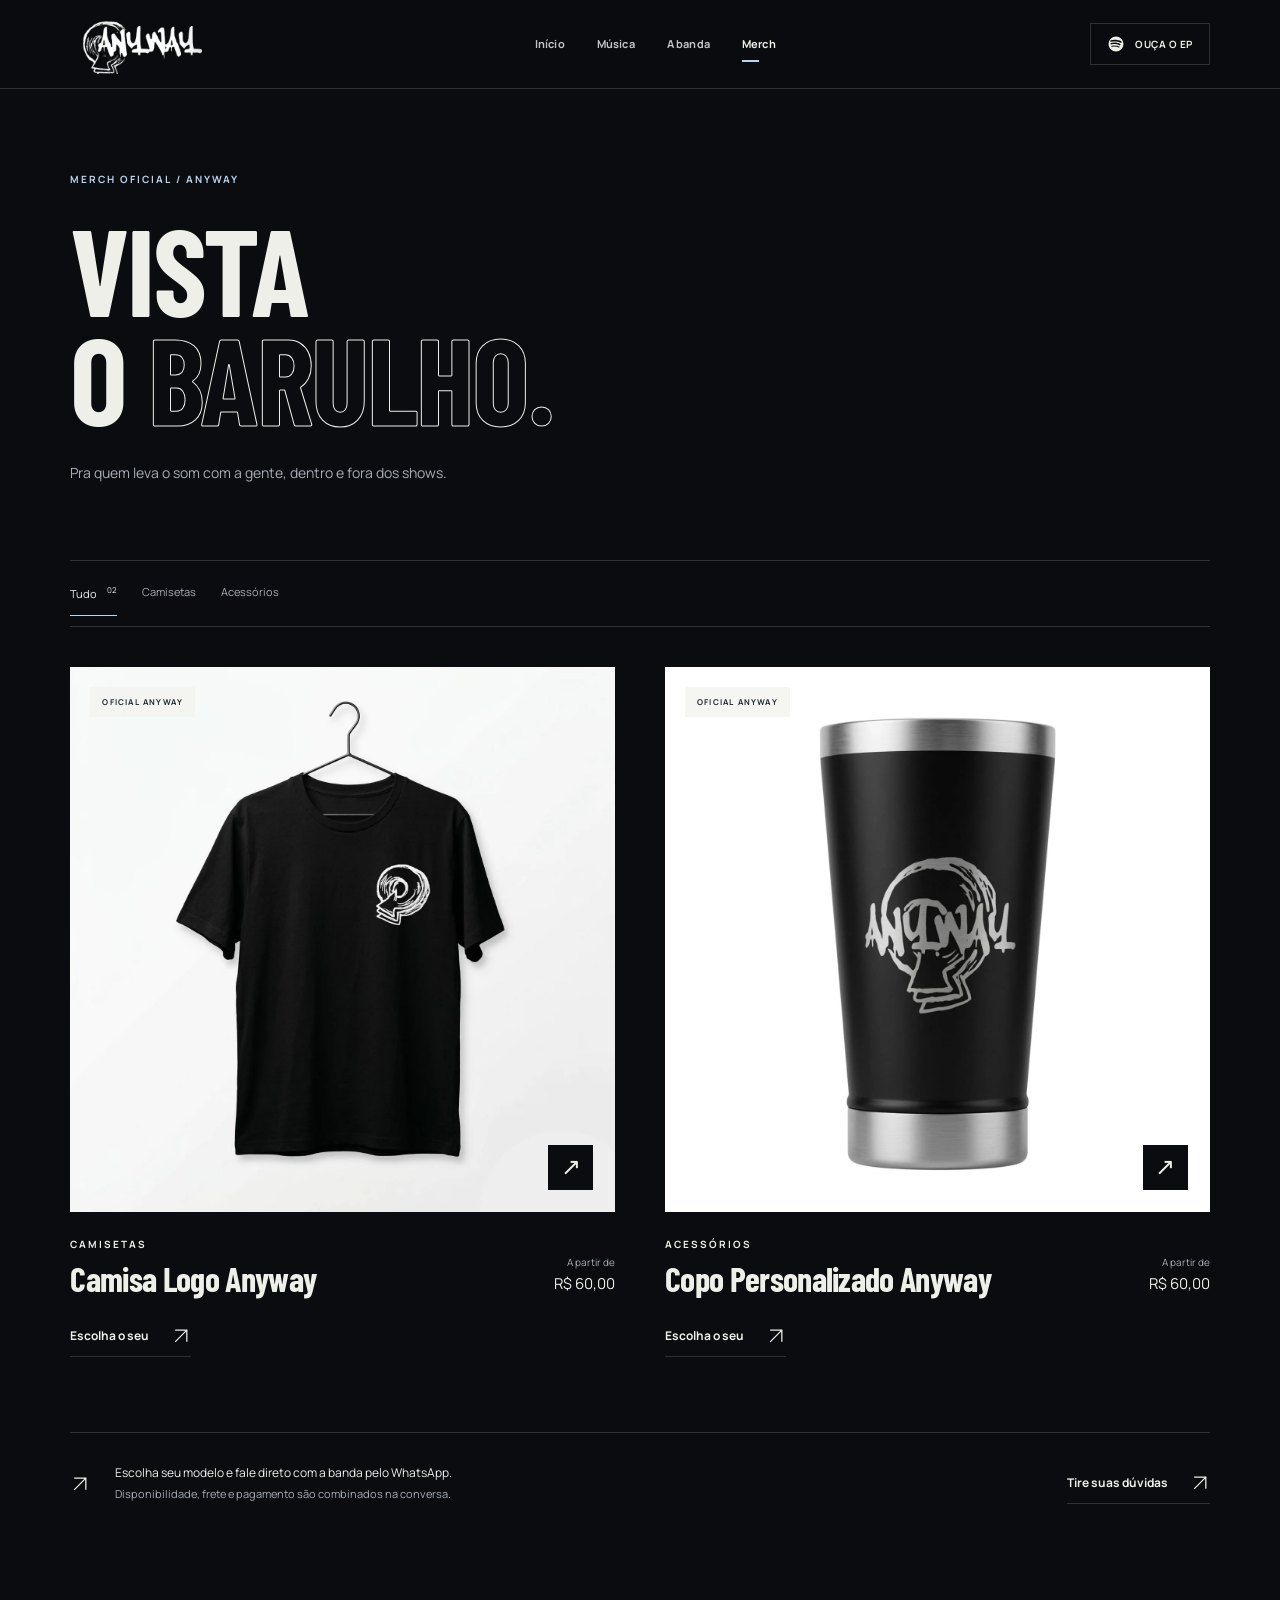
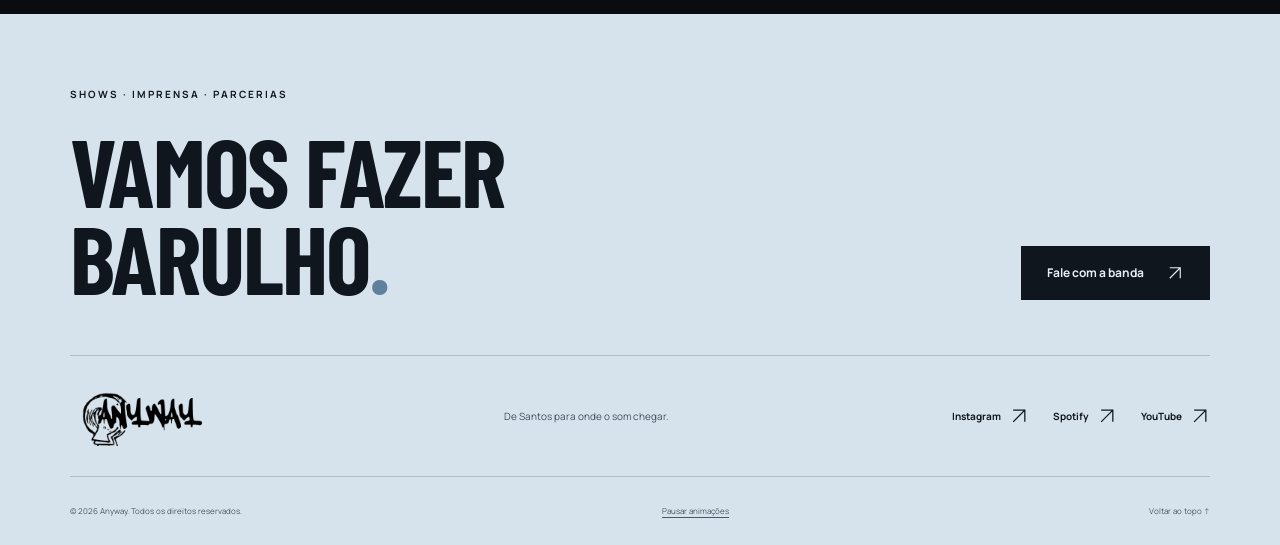
<file: merch.html>
<!DOCTYPE html>
<html lang="pt-BR">
  <head>
    <meta charset="UTF-8">
    <meta name="viewport" content="width=device-width, initial-scale=1">
    <meta name="theme-color" content="#0a0c0f">
    <title>Merch oficial | Anyway</title>
    <meta name="description" content="Camisetas e copos oficiais da Anyway. Escolha seu modelo, confira as opções e faça seu pedido diretamente com a banda pelo WhatsApp.">
    <link rel="canonical" href="https://bandanyway.com.br/merch.html">
    <meta property="og:type" content="website">
    <meta property="og:locale" content="pt_BR">
    <meta property="og:site_name" content="Anyway">
    <meta property="og:title" content="Merch oficial | Anyway">
    <meta property="og:description" content="Camisetas e copos oficiais da Anyway. Escolha seu modelo, confira as opções e faça seu pedido diretamente com a banda pelo WhatsApp.">
    <meta property="og:url" content="https://bandanyway.com.br/merch.html">
    <meta property="og:image" content="https://bandanyway.com.br/img/optimized/banda_toda.webp">
    <meta property="og:image:alt" content="Os integrantes da banda Anyway">
    <meta name="twitter:card" content="summary_large_image">
    <link rel="icon" type="image/png" href="img/logo.png">
    <link rel="preload" href="fonts/barlow-condensed-700.ttf" as="font" type="font/ttf" crossorigin>
    <link rel="stylesheet" href="style.css?v=20261117">
    <script src="js/catalogo.js?v=20261117" defer></script>
    <script src="js/app.js?v=20261117" defer></script>
    <script type="application/ld+json">{"@context": "https://schema.org", "@type": "MusicGroup", "name": "Anyway", "url": "https://bandanyway.com.br/", "genre": ["Nu metal", "Metal alternativo"], "sameAs": ["https://open.spotify.com/artist/21cmnCgzTt7ZYPJB0TRyvt", "https://www.instagram.com/bandanyway/", "https://www.youtube.com/@bandanyway"]}</script>
  </head>
  <body class="">
    <a class="skip-link" href="#conteudo">Pular para o conteúdo</a>
    <header class="site-header" id="topo">
      <div class="shell header-inner">
        <a class="brand" href="index.html" aria-label="Anyway — início">
          <img src="img/optimized/logo.webp" alt="Anyway" class="" loading="eager" decoding="async" width="150" height="150">
        </a>
        <button class="menu-toggle" type="button" aria-expanded="false" aria-controls="main-nav" aria-label="Abrir menu" hidden>
          <span></span>
          <span></span>
        </button>
        <nav class="main-nav" id="main-nav" aria-label="Navegação principal">
          <a href="index.html">Início</a>
          <a href="lancamentos.html">Música</a>
          <a href="sobre.html">A banda</a>
          <a href="merch.html" aria-current="page">Merch</a>
          <a href="#contato" class="nav-contact">Contato <svg class="arrow-icon" viewbox="0 0 24 24" fill="none" stroke="currentColor" stroke-width="1.5" aria-hidden="true">
              <path d="M5 19 19 5M5 5h14v14"></path>
            </svg>
          </a>
        </nav>
        <a class="header-listen" href="https://open.spotify.com/album/0spaoQvWEuGP67r1fBMhmv" target="_blank" rel="noopener noreferrer">
          <svg viewbox="0 0 24 24" fill="currentColor" aria-hidden="true">
            <path d="M12 2a10 10 0 1 0 0 20 10 10 0 0 0 0-20Zm4.6 14.4a.75.75 0 0 1-1 .3c-2.5-1.5-5.6-1.8-9.1-.8a.75.75 0 0 1-.4-1.4c3.9-1.1 7.4-.8 10.2.9.4.2.5.7.3 1Zm1.3-3a.9.9 0 0 1-1.3.3c-2.9-1.8-7.3-2.3-10.7-1.2a.9.9 0 1 1-.6-1.7c3.9-1.3 8.9-.7 12.3 1.3.4.3.6.9.3 1.3Zm.1-3.1c-3.4-2-9-2.2-12.2-1.2a1.1 1.1 0 0 1-.7-2.1C8.9 5.8 15 6 19.1 8.4a1.1 1.1 0 0 1-1.1 1.9Z"></path>
          </svg> Ouça o EP</a>
      </div>
      <div class="scroll-progress" aria-hidden="true"></div>
    </header>
    <main id="conteudo">
      <section class="page-intro shell">
        <p class="eyebrow">Merch oficial / Anyway</p>
        <h1>VISTA<br>O <span class="outline-text">BARULHO.</span>
        </h1>
        <p>Pra quem leva o som com a gente, dentro e fora dos shows.</p>
      </section>
      <section class="section shop-section">
        <div class="shell">
          <div class="store-filters" role="group" aria-label="Filtrar produtos" hidden>
            <button type="button" data-filter="all" aria-pressed="true">Tudo <span>02</span>
            </button>
            <button type="button" data-filter="camisetas" aria-pressed="false">Camisetas</button>
            <button type="button" data-filter="acessorios" aria-pressed="false">Acessórios</button>
          </div>
          <p class="sr-only" id="filter-status" aria-live="polite"></p>
          <div class="products-grid">
            <article class="product-card" data-category="camisetas">
              <a href="produto-camiseta-logo.html">
                <div class="product-card-image">
                  <img src="img/optimized/Camisa_Anyway_Frente_Preta.webp" alt="Camisa Logo Anyway" class="" loading="lazy" decoding="async" width="1440" height="1440">
                  <img src="img/optimized/Camisa_Anyway_Costas_Preta.webp" alt="Camisa Logo Anyway — verso" class="product-back" loading="lazy" decoding="async" width="1440" height="1440">
                  <span class="product-tag">OFICIAL ANYWAY</span>
                  <span class="product-open" aria-hidden="true">↗</span>
                </div>
                <div class="product-card-info">
                  <div>
                    <p class="eyebrow">Camisetas</p>
                    <h2>Camisa Logo Anyway</h2>
                  </div>
                  <span>A partir de<br>
                    <strong>R$ 60,00</strong>
                  </span>
                </div>
                <span class="text-link">Escolha o seu <svg class="arrow-icon" viewbox="0 0 24 24" fill="none" stroke="currentColor" stroke-width="1.5" aria-hidden="true">
                    <path d="M5 19 19 5M5 5h14v14"></path>
                  </svg>
                </span>
              </a>
            </article>
            <article class="product-card" data-category="acessorios">
              <a href="produto-copo-logo.html">
                <div class="product-card-image">
                  <img src="img/optimized/Copo_Anyway_Frente.webp" alt="Copo Personalizado Anyway" class="" loading="lazy" decoding="async" width="1440" height="1440">
                  <img src="img/optimized/Copo_Anyway_Verso.webp" alt="Copo Personalizado Anyway — verso" class="product-back" loading="lazy" decoding="async" width="1440" height="1440">
                  <span class="product-tag">OFICIAL ANYWAY</span>
                  <span class="product-open" aria-hidden="true">↗</span>
                </div>
                <div class="product-card-info">
                  <div>
                    <p class="eyebrow">Acessórios</p>
                    <h2>Copo Personalizado Anyway</h2>
                  </div>
                  <span>A partir de<br>
                    <strong>R$ 60,00</strong>
                  </span>
                </div>
                <span class="text-link">Escolha o seu <svg class="arrow-icon" viewbox="0 0 24 24" fill="none" stroke="currentColor" stroke-width="1.5" aria-hidden="true">
                    <path d="M5 19 19 5M5 5h14v14"></path>
                  </svg>
                </span>
              </a>
            </article>
          </div>
          <div class="shop-note">
            <svg class="arrow-icon" viewbox="0 0 24 24" fill="none" stroke="currentColor" stroke-width="1.5" aria-hidden="true">
              <path d="M5 19 19 5M5 5h14v14"></path>
            </svg>
            <p>Escolha seu modelo e fale direto com a banda pelo WhatsApp.<br>
              <span>Disponibilidade, frete e pagamento são combinados na conversa.</span>
            </p>
            <a class="text-link" href="https://wa.me/5513991080668" target="_blank" rel="noopener noreferrer">Tire suas dúvidas <svg class="arrow-icon" viewbox="0 0 24 24" fill="none" stroke="currentColor" stroke-width="1.5" aria-hidden="true">
                <path d="M5 19 19 5M5 5h14v14"></path>
              </svg>
            </a>
          </div>
        </div>
      </section>
    </main>
    <footer class="site-footer" id="contato">
      <div class="shell">
        <div class="footer-top">
          <div>
            <p class="eyebrow">Shows · imprensa · parcerias</p>
            <h2>VAMOS FAZER<br>BARULHO<span class="accent">.</span>
            </h2>
          </div>
          <a class="button button-light" href="https://wa.me/5513991080668" target="_blank" rel="noopener noreferrer">Fale com a banda <svg class="arrow-icon" viewbox="0 0 24 24" fill="none" stroke="currentColor" stroke-width="1.5" aria-hidden="true">
              <path d="M5 19 19 5M5 5h14v14"></path>
            </svg>
          </a>
        </div>
        <div class="footer-bottom">
          <a class="brand" href="index.html" aria-label="Anyway — início">
            <img src="img/optimized/logo.webp" alt="Anyway" class="" loading="lazy" decoding="async" width="150" height="150">
          </a>
          <p>De Santos para onde o som chegar.</p>
          <div class="social-links">
            <a class="text-link" href="https://www.instagram.com/bandanyway/" target="_blank" rel="noopener noreferrer">Instagram <svg class="arrow-icon" viewbox="0 0 24 24" fill="none" stroke="currentColor" stroke-width="1.5" aria-hidden="true">
                <path d="M5 19 19 5M5 5h14v14"></path>
              </svg>
            </a>
            <a class="text-link" href="https://open.spotify.com/artist/21cmnCgzTt7ZYPJB0TRyvt" target="_blank" rel="noopener noreferrer">Spotify <svg class="arrow-icon" viewbox="0 0 24 24" fill="none" stroke="currentColor" stroke-width="1.5" aria-hidden="true">
                <path d="M5 19 19 5M5 5h14v14"></path>
              </svg>
            </a>
            <a class="text-link" href="https://www.youtube.com/@bandanyway" target="_blank" rel="noopener noreferrer">YouTube <svg class="arrow-icon" viewbox="0 0 24 24" fill="none" stroke="currentColor" stroke-width="1.5" aria-hidden="true">
                <path d="M5 19 19 5M5 5h14v14"></path>
              </svg>
            </a>
          </div>
        </div>
        <div class="footer-legal">
          <span>© <span data-year>2026</span> Anyway. Todos os direitos reservados.</span>
          <button type="button" class="motion-toggle" data-motion-toggle aria-pressed="false" hidden>Pausar animações</button>
          <a href="#topo">Voltar ao topo ↑</a>
        </div>
      </div>
    </footer>
  </body>
</html>
</file>
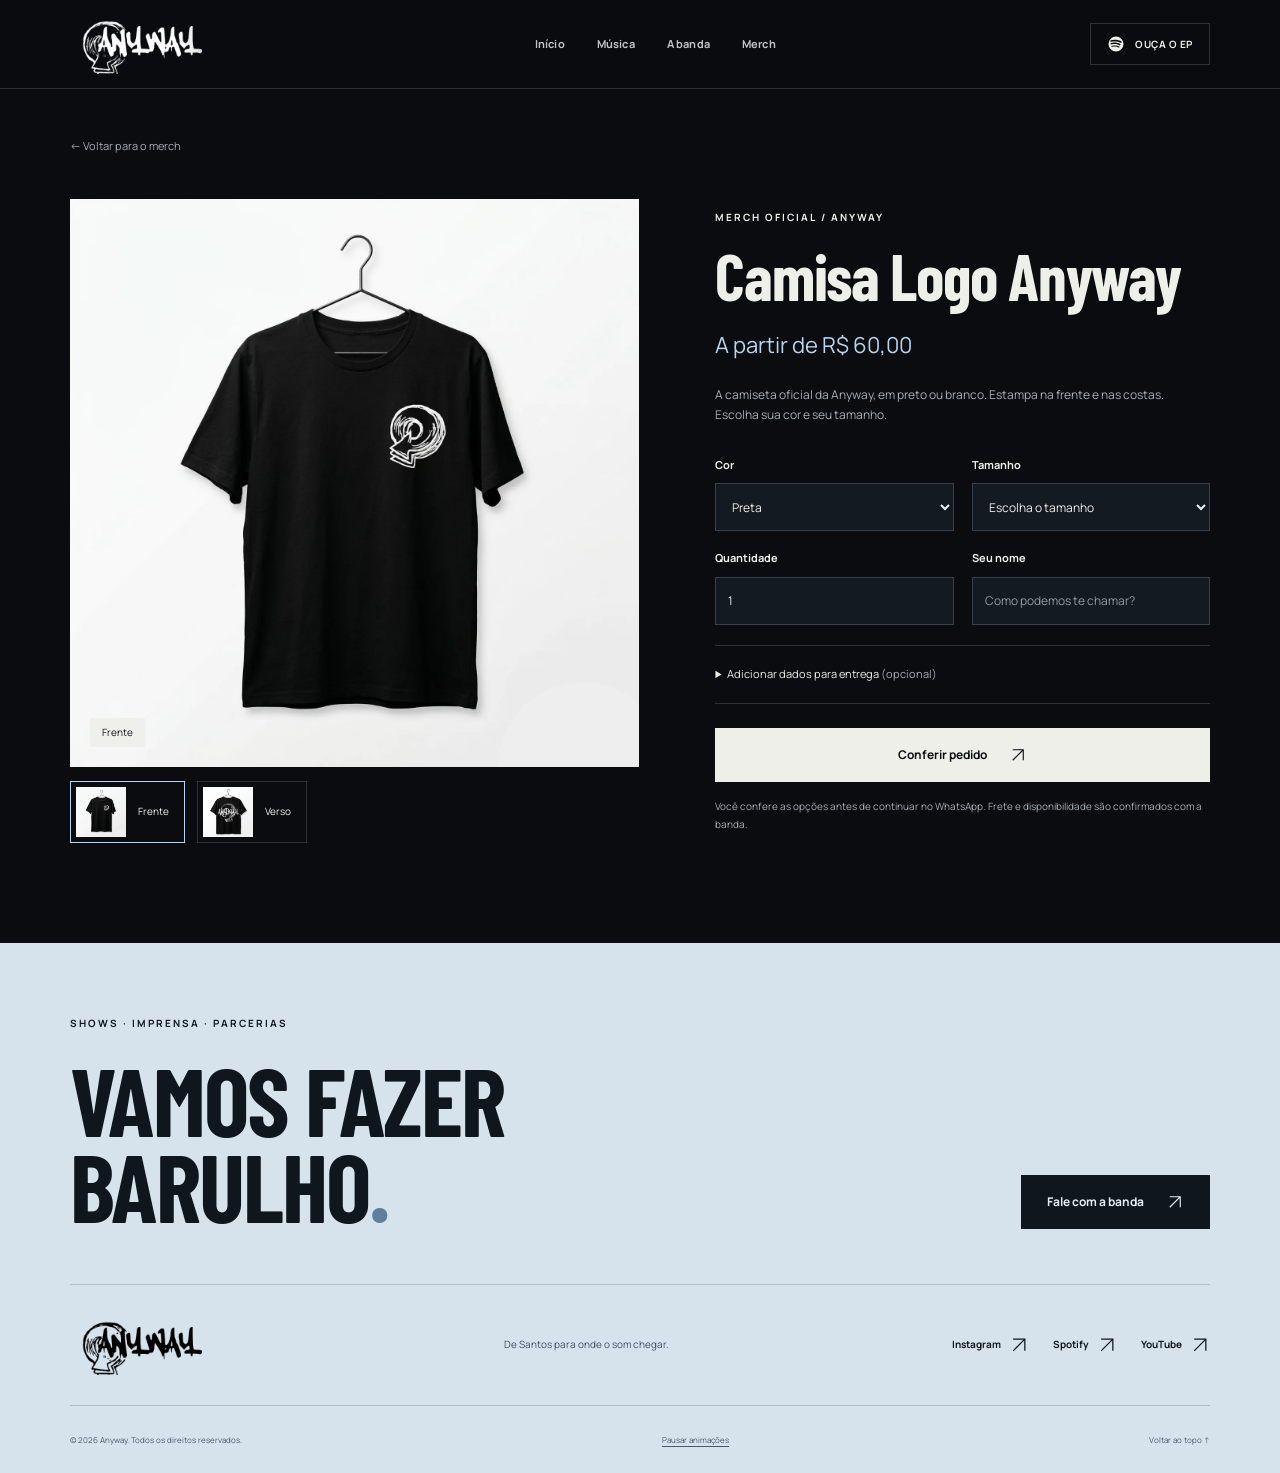
<file: produto-camiseta-logo.html>
<!DOCTYPE html>
<html lang="pt-BR">
  <head>
    <meta charset="UTF-8">
    <meta name="viewport" content="width=device-width, initial-scale=1">
    <meta name="theme-color" content="#0a0c0f">
    <title>Camisa Logo Anyway | Merch Anyway</title>
    <meta name="description" content="A camiseta oficial da Anyway, em preto ou branco. Estampa na frente e nas costas. Escolha sua cor e seu tamanho.">
    <link rel="canonical" href="https://bandanyway.com.br/produto-camiseta-logo.html">
    <meta property="og:type" content="website">
    <meta property="og:locale" content="pt_BR">
    <meta property="og:site_name" content="Anyway">
    <meta property="og:title" content="Camisa Logo Anyway | Merch Anyway">
    <meta property="og:description" content="A camiseta oficial da Anyway, em preto ou branco. Estampa na frente e nas costas. Escolha sua cor e seu tamanho.">
    <meta property="og:url" content="https://bandanyway.com.br/produto-camiseta-logo.html">
    <meta property="og:image" content="https://bandanyway.com.br/img/optimized/banda_toda.webp">
    <meta property="og:image:alt" content="Os integrantes da banda Anyway">
    <meta name="twitter:card" content="summary_large_image">
    <link rel="icon" type="image/png" href="img/logo.png">
    <link rel="preload" href="fonts/barlow-condensed-700.ttf" as="font" type="font/ttf" crossorigin>
    <link rel="stylesheet" href="style.css?v=20261117">
    <script src="js/catalogo.js?v=20261117" defer></script>
    <script src="js/app.js?v=20261117" defer></script>
    <script type="application/ld+json">{"@context": "https://schema.org", "@type": "MusicGroup", "name": "Anyway", "url": "https://bandanyway.com.br/", "genre": ["Nu metal", "Metal alternativo"], "sameAs": ["https://open.spotify.com/artist/21cmnCgzTt7ZYPJB0TRyvt", "https://www.instagram.com/bandanyway/", "https://www.youtube.com/@bandanyway"]}</script>
  </head>
  <body class="product-page">
    <a class="skip-link" href="#conteudo">Pular para o conteúdo</a>
    <header class="site-header" id="topo">
      <div class="shell header-inner">
        <a class="brand" href="index.html" aria-label="Anyway — início">
          <img src="img/optimized/logo.webp" alt="Anyway" class="" loading="eager" decoding="async" width="150" height="150">
        </a>
        <button class="menu-toggle" type="button" aria-expanded="false" aria-controls="main-nav" aria-label="Abrir menu" hidden>
          <span></span>
          <span></span>
        </button>
        <nav class="main-nav" id="main-nav" aria-label="Navegação principal">
          <a href="index.html">Início</a>
          <a href="lancamentos.html">Música</a>
          <a href="sobre.html">A banda</a>
          <a href="merch.html">Merch</a>
          <a href="#contato" class="nav-contact">Contato <svg class="arrow-icon" viewbox="0 0 24 24" fill="none" stroke="currentColor" stroke-width="1.5" aria-hidden="true">
              <path d="M5 19 19 5M5 5h14v14"></path>
            </svg>
          </a>
        </nav>
        <a class="header-listen" href="https://open.spotify.com/album/0spaoQvWEuGP67r1fBMhmv" target="_blank" rel="noopener noreferrer">
          <svg viewbox="0 0 24 24" fill="currentColor" aria-hidden="true">
            <path d="M12 2a10 10 0 1 0 0 20 10 10 0 0 0 0-20Zm4.6 14.4a.75.75 0 0 1-1 .3c-2.5-1.5-5.6-1.8-9.1-.8a.75.75 0 0 1-.4-1.4c3.9-1.1 7.4-.8 10.2.9.4.2.5.7.3 1Zm1.3-3a.9.9 0 0 1-1.3.3c-2.9-1.8-7.3-2.3-10.7-1.2a.9.9 0 1 1-.6-1.7c3.9-1.3 8.9-.7 12.3 1.3.4.3.6.9.3 1.3Zm.1-3.1c-3.4-2-9-2.2-12.2-1.2a1.1 1.1 0 0 1-.7-2.1C8.9 5.8 15 6 19.1 8.4a1.1 1.1 0 0 1-1.1 1.9Z"></path>
          </svg> Ouça o EP</a>
      </div>
      <div class="scroll-progress" aria-hidden="true"></div>
    </header>
    <main id="conteudo">
      <section class="shell product-section">
        <a href="merch.html" class="back-link">← Voltar para o merch</a>
        <div class="product-detail-grid">
          <div class="product-gallery" aria-label="Fotos do produto">
            <div class="gallery-display">
              <img src="img/optimized/Camisa_Anyway_Frente_Preta.webp" alt="Camisa Logo Anyway — frente" class="gallery-image" loading="eager" decoding="async" id="product-image" width="1440" height="1440">
              <span class="gallery-label" id="gallery-label">Frente</span>
            </div>
            <div class="gallery-thumbnails" role="group" aria-label="Escolher foto" hidden>
              <button type="button" data-gallery="front" aria-pressed="true" aria-label="Ver frente">
                <img src="img/optimized/Camisa_Anyway_Frente_Preta.webp" alt="" class="" loading="lazy" decoding="async" width="100" height="100" data-thumb="front">
                <span>Frente</span>
              </button>
              <button type="button" data-gallery="back" aria-pressed="false" aria-label="Ver verso">
                <img src="img/optimized/Camisa_Anyway_Costas_Preta.webp" alt="" class="" loading="lazy" decoding="async" width="100" height="100" data-thumb="back">
                <span>Verso</span>
              </button>
            </div>
          </div>
          <div class="product-detail-copy">
            <p class="eyebrow">Merch oficial / Anyway</p>
            <h1>Camisa Logo Anyway</h1>
            <p class="product-price" id="product-price" aria-live="polite">A partir de R$ 60,00</p>
            <p class="product-description">A camiseta oficial da Anyway, em preto ou branco. Estampa na frente e nas costas. Escolha sua cor e seu tamanho.</p>
            <form id="order-form" data-product="camiseta" hidden>
              <div class="form-grid">
                <div class="field">
                  <label for="cor">Cor</label>
                  <select id="cor" name="cor" required>
                    <option value="Preta">Preta</option>
                    <option value="Branca">Branca</option>
                  </select>
                </div>
                <div class="field">
                  <label for="tamanho">Tamanho</label>
                  <select id="tamanho" name="tamanho" required>
                    <option value="">Escolha o tamanho</option>
                    <option value="PP">PP — R$ 60,00</option>
                    <option value="P">P — R$ 60,00</option>
                    <option value="M">M — R$ 65,00</option>
                    <option value="G">G — R$ 70,00</option>
                    <option value="GG">GG — R$ 75,00</option>
                    <option value="G1">G1 — R$ 80,00</option>
                  </select>
                </div>
                <div class="field">
                  <label for="quantidade">Quantidade</label>
                  <input type="number" id="quantidade" name="quantidade" value="1" min="1" max="20" required inputmode="numeric">
                </div>
                <div class="field">
                  <label for="nome">Seu nome</label>
                  <input type="text" id="nome" name="nome" autocomplete="name" maxlength="100" required placeholder="Como podemos te chamar?">
                </div>
              </div>
              <details class="delivery-details">
                <summary>Adicionar dados para entrega <span>(opcional)</span>
                </summary>
                <div class="field">
                  <label for="endereco">Endereço completo</label>
                  <input type="text" id="endereco" name="endereco" autocomplete="street-address" maxlength="300">
                </div>
                <div class="field">
                  <label for="email">E-mail</label>
                  <input type="email" id="email" name="email" autocomplete="email" maxlength="180">
                </div>
                <div class="field">
                  <label for="telefone">Telefone</label>
                  <input type="tel" id="telefone" name="telefone" autocomplete="tel" maxlength="30">
                </div>
              </details>
              <button type="submit" class="button button-light order-button">Conferir pedido <svg class="arrow-icon" viewbox="0 0 24 24" fill="none" stroke="currentColor" stroke-width="1.5" aria-hidden="true">
                  <path d="M5 19 19 5M5 5h14v14"></path>
                </svg>
              </button>
              <p class="form-note">Você confere as opções antes de continuar no WhatsApp. Frete e disponibilidade são confirmados com a banda.</p>
              <p id="order-error" class="order-error" role="alert" hidden></p>
              <div id="order-preview" class="order-preview" hidden tabindex="-1">
                <p class="eyebrow">Confira seu pedido</p>
                <p id="order-summary" class="order-summary" aria-live="polite"></p>
                <a id="whatsapp-order" class="button button-light" target="_blank" rel="noopener noreferrer">Continuar no WhatsApp <svg class="arrow-icon" viewbox="0 0 24 24" fill="none" stroke="currentColor" stroke-width="1.5" aria-hidden="true">
                    <path d="M5 19 19 5M5 5h14v14"></path>
                  </svg>
                </a>
              </div>
            </form>
            <noscript>
              <p>Para escolher o modelo e fazer seu pedido, fale com a banda.</p>
              <a class="button button-light" href="https://wa.me/5513991080668" target="_blank" rel="noopener noreferrer">Pedir pelo WhatsApp <svg class="arrow-icon" viewbox="0 0 24 24" fill="none" stroke="currentColor" stroke-width="1.5" aria-hidden="true">
                  <path d="M5 19 19 5M5 5h14v14"></path>
                </svg>
              </a>
            </noscript>
          </div>
        </div>
      </section>
    </main>
    <footer class="site-footer" id="contato">
      <div class="shell">
        <div class="footer-top">
          <div>
            <p class="eyebrow">Shows · imprensa · parcerias</p>
            <h2>VAMOS FAZER<br>BARULHO<span class="accent">.</span>
            </h2>
          </div>
          <a class="button button-light" href="https://wa.me/5513991080668" target="_blank" rel="noopener noreferrer">Fale com a banda <svg class="arrow-icon" viewbox="0 0 24 24" fill="none" stroke="currentColor" stroke-width="1.5" aria-hidden="true">
              <path d="M5 19 19 5M5 5h14v14"></path>
            </svg>
          </a>
        </div>
        <div class="footer-bottom">
          <a class="brand" href="index.html" aria-label="Anyway — início">
            <img src="img/optimized/logo.webp" alt="Anyway" class="" loading="lazy" decoding="async" width="150" height="150">
          </a>
          <p>De Santos para onde o som chegar.</p>
          <div class="social-links">
            <a class="text-link" href="https://www.instagram.com/bandanyway/" target="_blank" rel="noopener noreferrer">Instagram <svg class="arrow-icon" viewbox="0 0 24 24" fill="none" stroke="currentColor" stroke-width="1.5" aria-hidden="true">
                <path d="M5 19 19 5M5 5h14v14"></path>
              </svg>
            </a>
            <a class="text-link" href="https://open.spotify.com/artist/21cmnCgzTt7ZYPJB0TRyvt" target="_blank" rel="noopener noreferrer">Spotify <svg class="arrow-icon" viewbox="0 0 24 24" fill="none" stroke="currentColor" stroke-width="1.5" aria-hidden="true">
                <path d="M5 19 19 5M5 5h14v14"></path>
              </svg>
            </a>
            <a class="text-link" href="https://www.youtube.com/@bandanyway" target="_blank" rel="noopener noreferrer">YouTube <svg class="arrow-icon" viewbox="0 0 24 24" fill="none" stroke="currentColor" stroke-width="1.5" aria-hidden="true">
                <path d="M5 19 19 5M5 5h14v14"></path>
              </svg>
            </a>
          </div>
        </div>
        <div class="footer-legal">
          <span>© <span data-year>2026</span> Anyway. Todos os direitos reservados.</span>
          <button type="button" class="motion-toggle" data-motion-toggle aria-pressed="false" hidden>Pausar animações</button>
          <a href="#topo">Voltar ao topo ↑</a>
        </div>
      </div>
    </footer>
  </body>
</html>
</file>
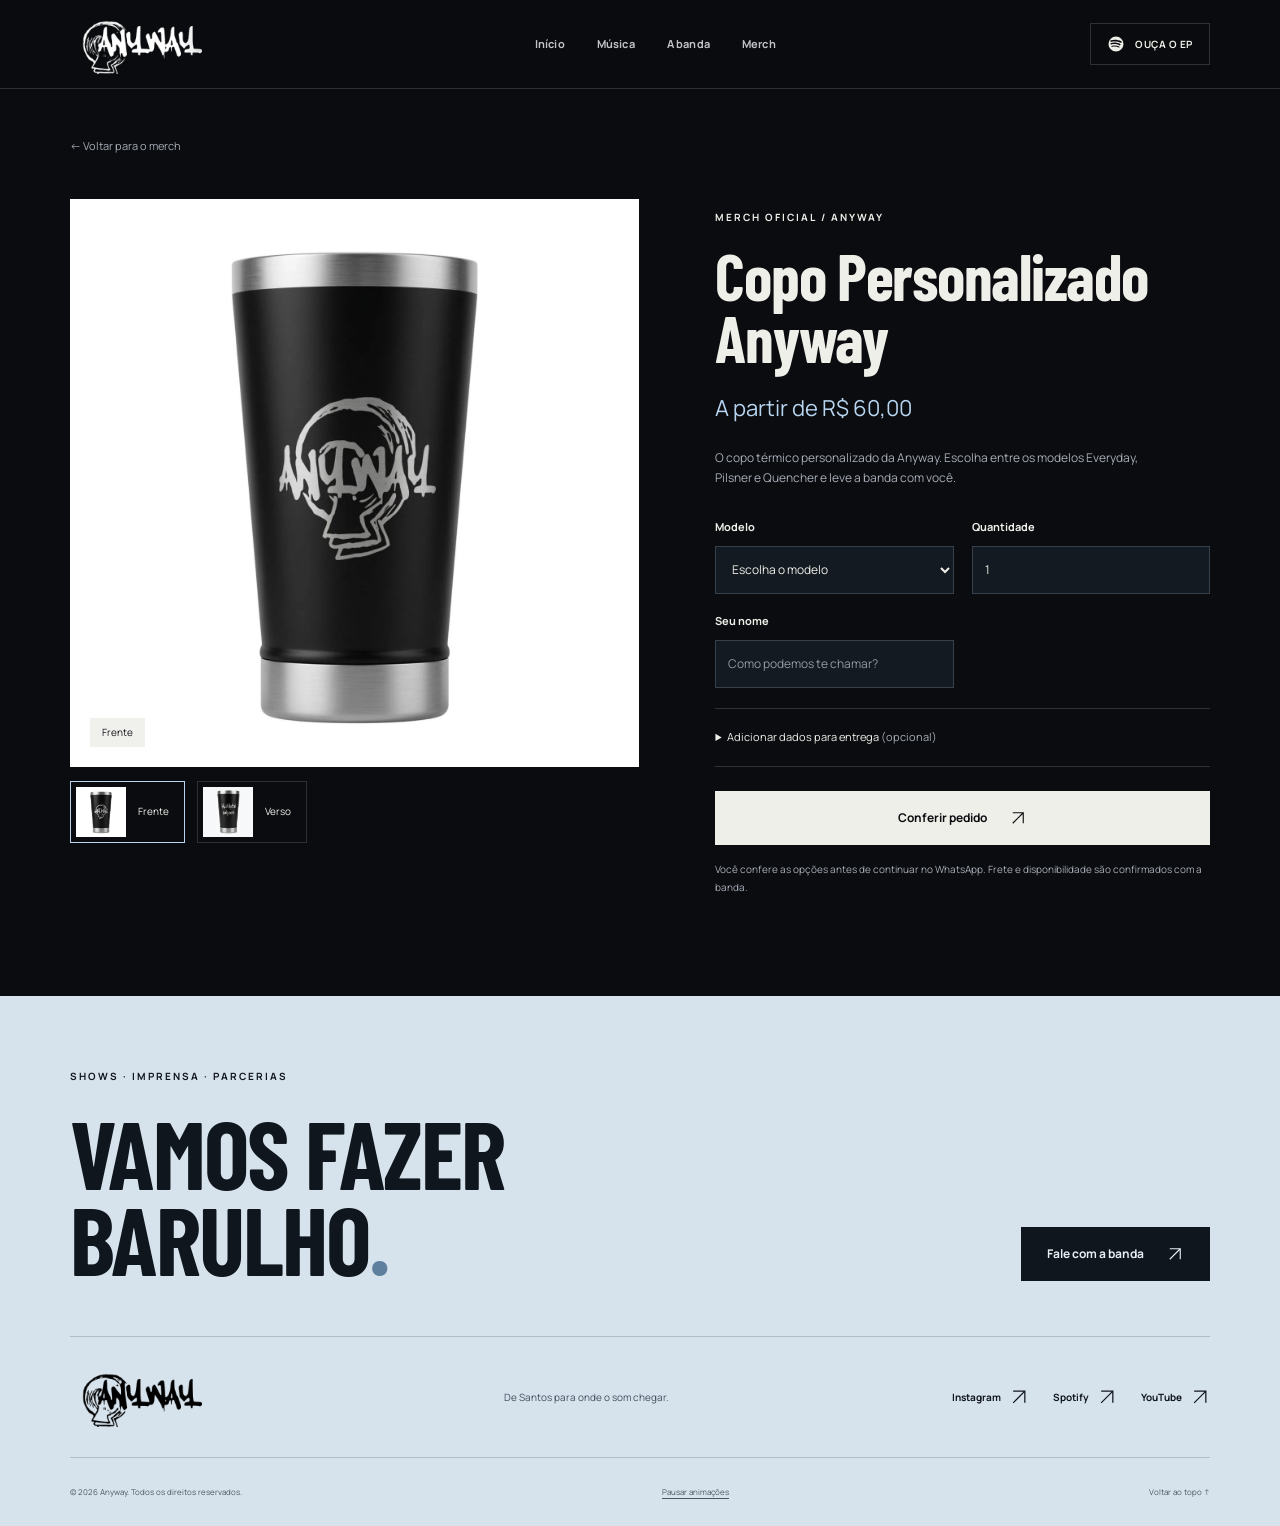
<file: produto-copo-logo.html>
<!DOCTYPE html>
<html lang="pt-BR">
  <head>
    <meta charset="UTF-8">
    <meta name="viewport" content="width=device-width, initial-scale=1">
    <meta name="theme-color" content="#0a0c0f">
    <title>Copo Personalizado Anyway | Merch Anyway</title>
    <meta name="description" content="O copo térmico personalizado da Anyway. Escolha entre os modelos Everyday, Pilsner e Quencher e leve a banda com você.">
    <link rel="canonical" href="https://bandanyway.com.br/produto-copo-logo.html">
    <meta property="og:type" content="website">
    <meta property="og:locale" content="pt_BR">
    <meta property="og:site_name" content="Anyway">
    <meta property="og:title" content="Copo Personalizado Anyway | Merch Anyway">
    <meta property="og:description" content="O copo térmico personalizado da Anyway. Escolha entre os modelos Everyday, Pilsner e Quencher e leve a banda com você.">
    <meta property="og:url" content="https://bandanyway.com.br/produto-copo-logo.html">
    <meta property="og:image" content="https://bandanyway.com.br/img/optimized/banda_toda.webp">
    <meta property="og:image:alt" content="Os integrantes da banda Anyway">
    <meta name="twitter:card" content="summary_large_image">
    <link rel="icon" type="image/png" href="img/logo.png">
    <link rel="preload" href="fonts/barlow-condensed-700.ttf" as="font" type="font/ttf" crossorigin>
    <link rel="stylesheet" href="style.css?v=20261117">
    <script src="js/catalogo.js?v=20261117" defer></script>
    <script src="js/app.js?v=20261117" defer></script>
    <script type="application/ld+json">{"@context": "https://schema.org", "@type": "MusicGroup", "name": "Anyway", "url": "https://bandanyway.com.br/", "genre": ["Nu metal", "Metal alternativo"], "sameAs": ["https://open.spotify.com/artist/21cmnCgzTt7ZYPJB0TRyvt", "https://www.instagram.com/bandanyway/", "https://www.youtube.com/@bandanyway"]}</script>
  </head>
  <body class="product-page">
    <a class="skip-link" href="#conteudo">Pular para o conteúdo</a>
    <header class="site-header" id="topo">
      <div class="shell header-inner">
        <a class="brand" href="index.html" aria-label="Anyway — início">
          <img src="img/optimized/logo.webp" alt="Anyway" class="" loading="eager" decoding="async" width="150" height="150">
        </a>
        <button class="menu-toggle" type="button" aria-expanded="false" aria-controls="main-nav" aria-label="Abrir menu" hidden>
          <span></span>
          <span></span>
        </button>
        <nav class="main-nav" id="main-nav" aria-label="Navegação principal">
          <a href="index.html">Início</a>
          <a href="lancamentos.html">Música</a>
          <a href="sobre.html">A banda</a>
          <a href="merch.html">Merch</a>
          <a href="#contato" class="nav-contact">Contato <svg class="arrow-icon" viewbox="0 0 24 24" fill="none" stroke="currentColor" stroke-width="1.5" aria-hidden="true">
              <path d="M5 19 19 5M5 5h14v14"></path>
            </svg>
          </a>
        </nav>
        <a class="header-listen" href="https://open.spotify.com/album/0spaoQvWEuGP67r1fBMhmv" target="_blank" rel="noopener noreferrer">
          <svg viewbox="0 0 24 24" fill="currentColor" aria-hidden="true">
            <path d="M12 2a10 10 0 1 0 0 20 10 10 0 0 0 0-20Zm4.6 14.4a.75.75 0 0 1-1 .3c-2.5-1.5-5.6-1.8-9.1-.8a.75.75 0 0 1-.4-1.4c3.9-1.1 7.4-.8 10.2.9.4.2.5.7.3 1Zm1.3-3a.9.9 0 0 1-1.3.3c-2.9-1.8-7.3-2.3-10.7-1.2a.9.9 0 1 1-.6-1.7c3.9-1.3 8.9-.7 12.3 1.3.4.3.6.9.3 1.3Zm.1-3.1c-3.4-2-9-2.2-12.2-1.2a1.1 1.1 0 0 1-.7-2.1C8.9 5.8 15 6 19.1 8.4a1.1 1.1 0 0 1-1.1 1.9Z"></path>
          </svg> Ouça o EP</a>
      </div>
      <div class="scroll-progress" aria-hidden="true"></div>
    </header>
    <main id="conteudo">
      <section class="shell product-section">
        <a href="merch.html" class="back-link">← Voltar para o merch</a>
        <div class="product-detail-grid">
          <div class="product-gallery" aria-label="Fotos do produto">
            <div class="gallery-display">
              <img src="img/optimized/Copo_Anyway_Frente.webp" alt="Copo Personalizado Anyway — frente" class="gallery-image" loading="eager" decoding="async" id="product-image" width="1440" height="1440">
              <span class="gallery-label" id="gallery-label">Frente</span>
            </div>
            <div class="gallery-thumbnails" role="group" aria-label="Escolher foto" hidden>
              <button type="button" data-gallery="front" aria-pressed="true" aria-label="Ver frente">
                <img src="img/optimized/Copo_Anyway_Frente.webp" alt="" class="" loading="lazy" decoding="async" width="100" height="100" data-thumb="front">
                <span>Frente</span>
              </button>
              <button type="button" data-gallery="back" aria-pressed="false" aria-label="Ver verso">
                <img src="img/optimized/Copo_Anyway_Verso.webp" alt="" class="" loading="lazy" decoding="async" width="100" height="100" data-thumb="back">
                <span>Verso</span>
              </button>
            </div>
          </div>
          <div class="product-detail-copy">
            <p class="eyebrow">Merch oficial / Anyway</p>
            <h1>Copo Personalizado Anyway</h1>
            <p class="product-price" id="product-price" aria-live="polite">A partir de R$ 60,00</p>
            <p class="product-description">O copo térmico personalizado da Anyway. Escolha entre os modelos Everyday, Pilsner e Quencher e leve a banda com você.</p>
            <form id="order-form" data-product="copo" hidden>
              <div class="form-grid">
                <div class="field">
                  <label for="modelo">Modelo</label>
                  <select id="modelo" name="modelo" required>
                    <option value="">Escolha o modelo</option>
                    <option value="Everyday">Everyday — R$ 60,00</option>
                    <option value="Pilsner">Pilsner — R$ 75,00</option>
                    <option value="Quencher">Quencher — R$ 100,00</option>
                  </select>
                </div>
                <div class="field">
                  <label for="quantidade">Quantidade</label>
                  <input type="number" id="quantidade" name="quantidade" value="1" min="1" max="20" required inputmode="numeric">
                </div>
                <div class="field">
                  <label for="nome">Seu nome</label>
                  <input type="text" id="nome" name="nome" autocomplete="name" maxlength="100" required placeholder="Como podemos te chamar?">
                </div>
              </div>
              <details class="delivery-details">
                <summary>Adicionar dados para entrega <span>(opcional)</span>
                </summary>
                <div class="field">
                  <label for="endereco">Endereço completo</label>
                  <input type="text" id="endereco" name="endereco" autocomplete="street-address" maxlength="300">
                </div>
                <div class="field">
                  <label for="email">E-mail</label>
                  <input type="email" id="email" name="email" autocomplete="email" maxlength="180">
                </div>
                <div class="field">
                  <label for="telefone">Telefone</label>
                  <input type="tel" id="telefone" name="telefone" autocomplete="tel" maxlength="30">
                </div>
              </details>
              <button type="submit" class="button button-light order-button">Conferir pedido <svg class="arrow-icon" viewbox="0 0 24 24" fill="none" stroke="currentColor" stroke-width="1.5" aria-hidden="true">
                  <path d="M5 19 19 5M5 5h14v14"></path>
                </svg>
              </button>
              <p class="form-note">Você confere as opções antes de continuar no WhatsApp. Frete e disponibilidade são confirmados com a banda.</p>
              <p id="order-error" class="order-error" role="alert" hidden></p>
              <div id="order-preview" class="order-preview" hidden tabindex="-1">
                <p class="eyebrow">Confira seu pedido</p>
                <p id="order-summary" class="order-summary" aria-live="polite"></p>
                <a id="whatsapp-order" class="button button-light" target="_blank" rel="noopener noreferrer">Continuar no WhatsApp <svg class="arrow-icon" viewbox="0 0 24 24" fill="none" stroke="currentColor" stroke-width="1.5" aria-hidden="true">
                    <path d="M5 19 19 5M5 5h14v14"></path>
                  </svg>
                </a>
              </div>
            </form>
            <noscript>
              <p>Para escolher o modelo e fazer seu pedido, fale com a banda.</p>
              <a class="button button-light" href="https://wa.me/5513991080668" target="_blank" rel="noopener noreferrer">Pedir pelo WhatsApp <svg class="arrow-icon" viewbox="0 0 24 24" fill="none" stroke="currentColor" stroke-width="1.5" aria-hidden="true">
                  <path d="M5 19 19 5M5 5h14v14"></path>
                </svg>
              </a>
            </noscript>
          </div>
        </div>
      </section>
    </main>
    <footer class="site-footer" id="contato">
      <div class="shell">
        <div class="footer-top">
          <div>
            <p class="eyebrow">Shows · imprensa · parcerias</p>
            <h2>VAMOS FAZER<br>BARULHO<span class="accent">.</span>
            </h2>
          </div>
          <a class="button button-light" href="https://wa.me/5513991080668" target="_blank" rel="noopener noreferrer">Fale com a banda <svg class="arrow-icon" viewbox="0 0 24 24" fill="none" stroke="currentColor" stroke-width="1.5" aria-hidden="true">
              <path d="M5 19 19 5M5 5h14v14"></path>
            </svg>
          </a>
        </div>
        <div class="footer-bottom">
          <a class="brand" href="index.html" aria-label="Anyway — início">
            <img src="img/optimized/logo.webp" alt="Anyway" class="" loading="lazy" decoding="async" width="150" height="150">
          </a>
          <p>De Santos para onde o som chegar.</p>
          <div class="social-links">
            <a class="text-link" href="https://www.instagram.com/bandanyway/" target="_blank" rel="noopener noreferrer">Instagram <svg class="arrow-icon" viewbox="0 0 24 24" fill="none" stroke="currentColor" stroke-width="1.5" aria-hidden="true">
                <path d="M5 19 19 5M5 5h14v14"></path>
              </svg>
            </a>
            <a class="text-link" href="https://open.spotify.com/artist/21cmnCgzTt7ZYPJB0TRyvt" target="_blank" rel="noopener noreferrer">Spotify <svg class="arrow-icon" viewbox="0 0 24 24" fill="none" stroke="currentColor" stroke-width="1.5" aria-hidden="true">
                <path d="M5 19 19 5M5 5h14v14"></path>
              </svg>
            </a>
            <a class="text-link" href="https://www.youtube.com/@bandanyway" target="_blank" rel="noopener noreferrer">YouTube <svg class="arrow-icon" viewbox="0 0 24 24" fill="none" stroke="currentColor" stroke-width="1.5" aria-hidden="true">
                <path d="M5 19 19 5M5 5h14v14"></path>
              </svg>
            </a>
          </div>
        </div>
        <div class="footer-legal">
          <span>© <span data-year>2026</span> Anyway. Todos os direitos reservados.</span>
          <button type="button" class="motion-toggle" data-motion-toggle aria-pressed="false" hidden>Pausar animações</button>
          <a href="#topo">Voltar ao topo ↑</a>
        </div>
      </div>
    </footer>
  </body>
</html>
</file>
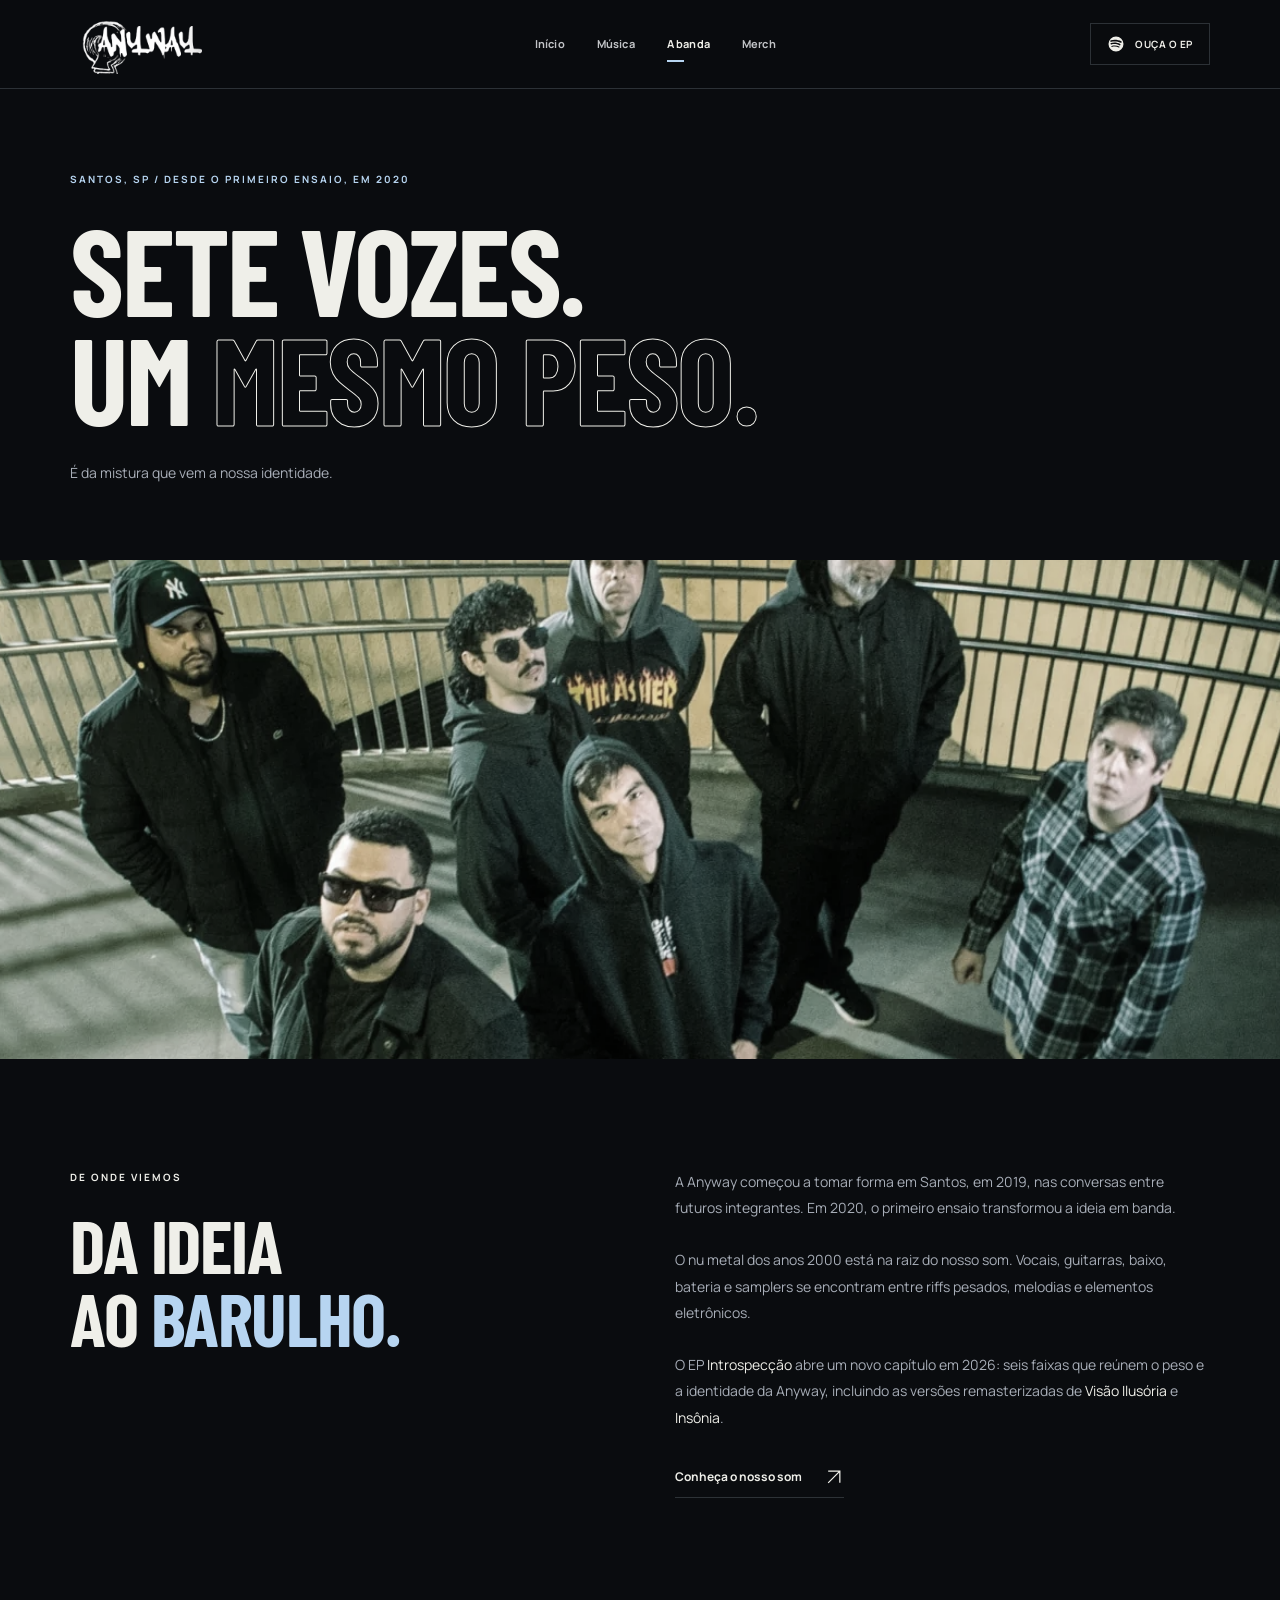
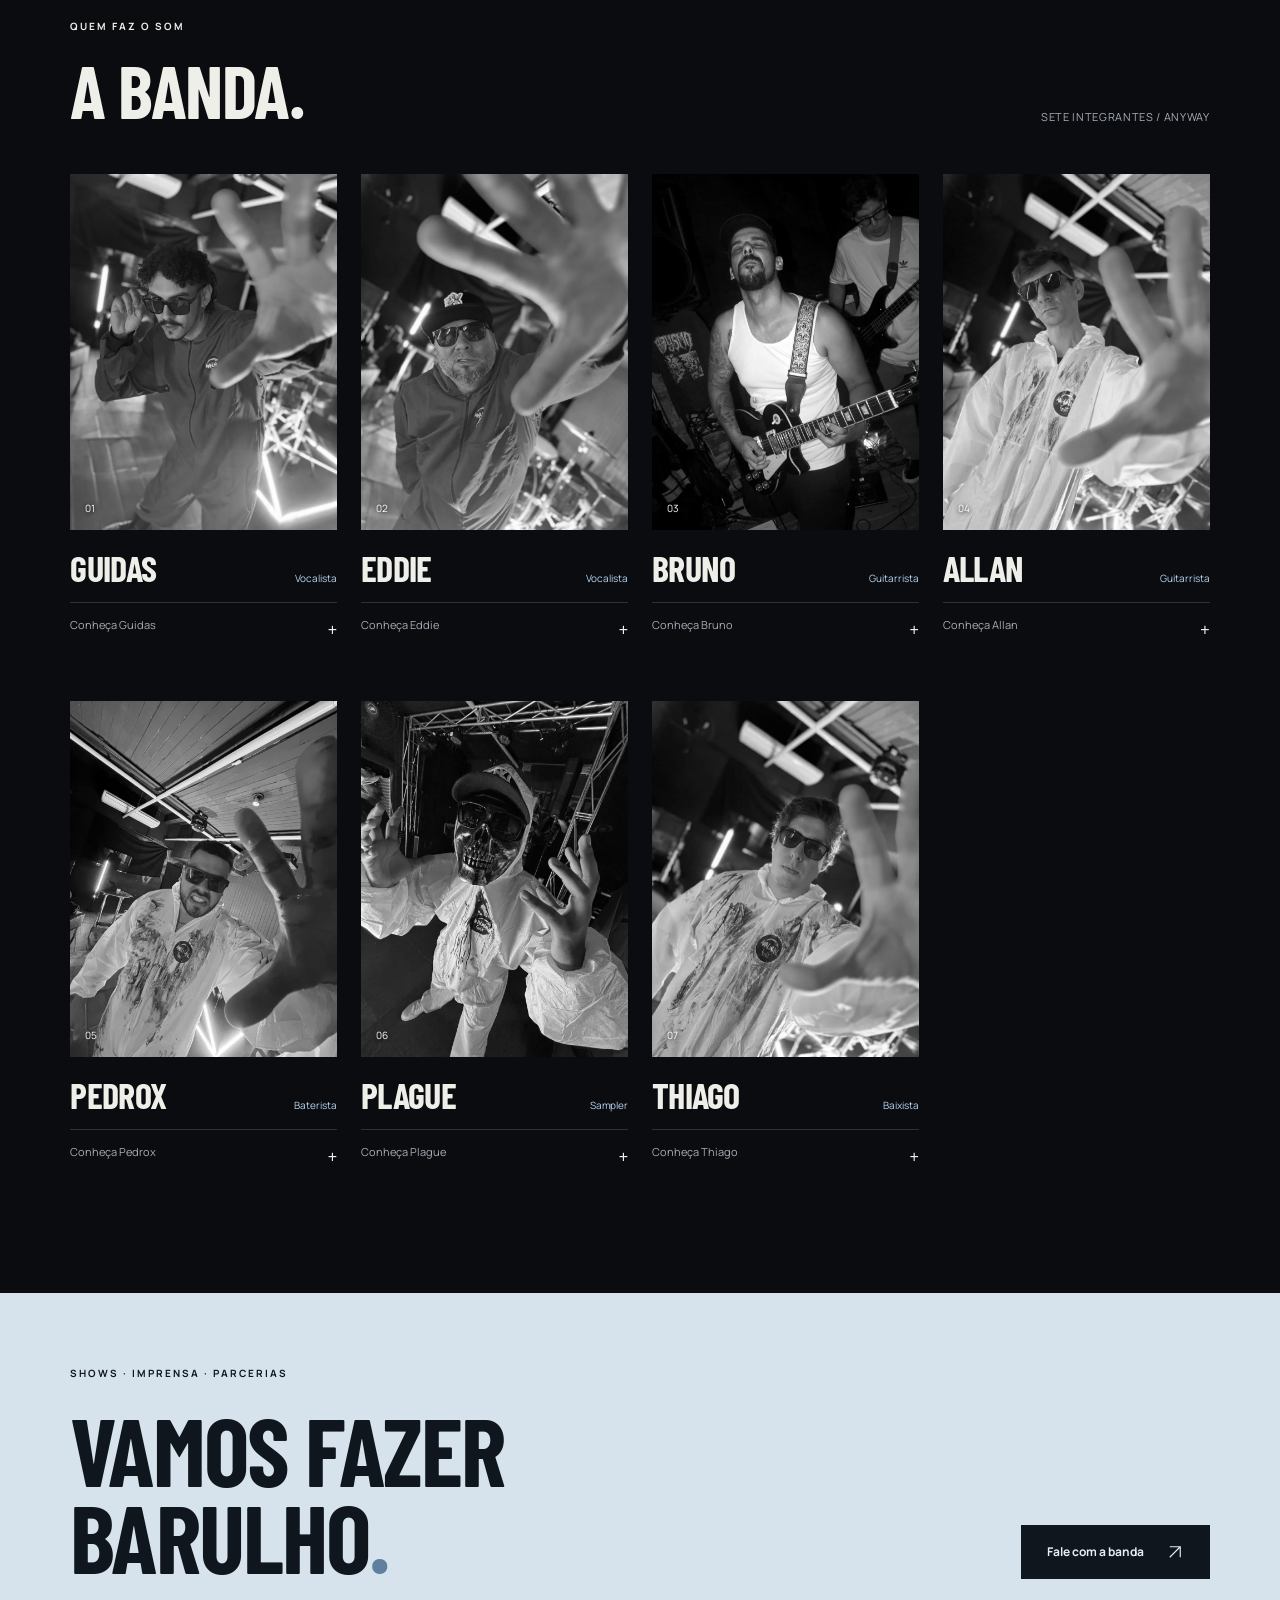
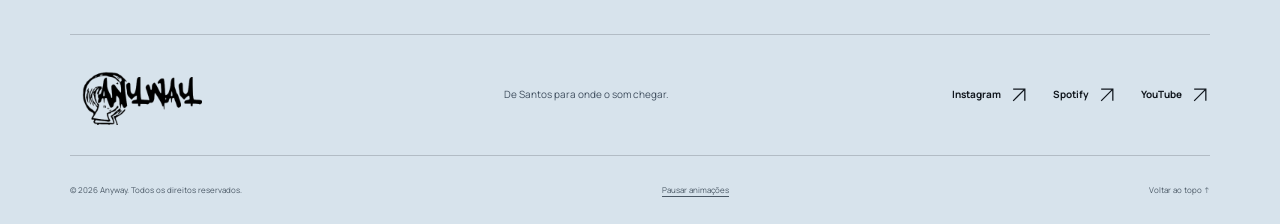
<file: sobre.html>
<!DOCTYPE html>
<html lang="pt-BR">
  <head>
    <meta charset="UTF-8">
    <meta name="viewport" content="width=device-width, initial-scale=1">
    <meta name="theme-color" content="#0a0c0f">
    <title>A banda | Anyway — Nu metal de Santos</title>
    <meta name="description" content="Conheça a Anyway, sua história e os integrantes Guidas, Eddie, Bruno, Allan, PedroX, Plague e Thiago. Nu metal de Santos, SP.">
    <link rel="canonical" href="https://bandanyway.com.br/sobre.html">
    <meta property="og:type" content="website">
    <meta property="og:locale" content="pt_BR">
    <meta property="og:site_name" content="Anyway">
    <meta property="og:title" content="A banda | Anyway — Nu metal de Santos">
    <meta property="og:description" content="Conheça a Anyway, sua história e os integrantes Guidas, Eddie, Bruno, Allan, PedroX, Plague e Thiago. Nu metal de Santos, SP.">
    <meta property="og:url" content="https://bandanyway.com.br/sobre.html">
    <meta property="og:image" content="https://bandanyway.com.br/img/optimized/banda_toda.webp">
    <meta property="og:image:alt" content="Os integrantes da banda Anyway">
    <meta name="twitter:card" content="summary_large_image">
    <link rel="icon" type="image/png" href="img/logo.png">
    <link rel="preload" href="fonts/barlow-condensed-700.ttf" as="font" type="font/ttf" crossorigin>
    <link rel="stylesheet" href="style.css?v=20261117">
    <script src="js/catalogo.js?v=20261117" defer></script>
    <script src="js/app.js?v=20261117" defer></script>
    <script type="application/ld+json">{"@context": "https://schema.org", "@type": "MusicGroup", "name": "Anyway", "url": "https://bandanyway.com.br/", "genre": ["Nu metal", "Metal alternativo"], "sameAs": ["https://open.spotify.com/artist/21cmnCgzTt7ZYPJB0TRyvt", "https://www.instagram.com/bandanyway/", "https://www.youtube.com/@bandanyway"]}</script>
  </head>
  <body class="">
    <a class="skip-link" href="#conteudo">Pular para o conteúdo</a>
    <header class="site-header" id="topo">
      <div class="shell header-inner">
        <a class="brand" href="index.html" aria-label="Anyway — início">
          <img src="img/optimized/logo.webp" alt="Anyway" class="" loading="eager" decoding="async" width="150" height="150">
        </a>
        <button class="menu-toggle" type="button" aria-expanded="false" aria-controls="main-nav" aria-label="Abrir menu" hidden>
          <span></span>
          <span></span>
        </button>
        <nav class="main-nav" id="main-nav" aria-label="Navegação principal">
          <a href="index.html">Início</a>
          <a href="lancamentos.html">Música</a>
          <a href="sobre.html" aria-current="page">A banda</a>
          <a href="merch.html">Merch</a>
          <a href="#contato" class="nav-contact">Contato <svg class="arrow-icon" viewbox="0 0 24 24" fill="none" stroke="currentColor" stroke-width="1.5" aria-hidden="true">
              <path d="M5 19 19 5M5 5h14v14"></path>
            </svg>
          </a>
        </nav>
        <a class="header-listen" href="https://open.spotify.com/album/0spaoQvWEuGP67r1fBMhmv" target="_blank" rel="noopener noreferrer">
          <svg viewbox="0 0 24 24" fill="currentColor" aria-hidden="true">
            <path d="M12 2a10 10 0 1 0 0 20 10 10 0 0 0 0-20Zm4.6 14.4a.75.75 0 0 1-1 .3c-2.5-1.5-5.6-1.8-9.1-.8a.75.75 0 0 1-.4-1.4c3.9-1.1 7.4-.8 10.2.9.4.2.5.7.3 1Zm1.3-3a.9.9 0 0 1-1.3.3c-2.9-1.8-7.3-2.3-10.7-1.2a.9.9 0 1 1-.6-1.7c3.9-1.3 8.9-.7 12.3 1.3.4.3.6.9.3 1.3Zm.1-3.1c-3.4-2-9-2.2-12.2-1.2a1.1 1.1 0 0 1-.7-2.1C8.9 5.8 15 6 19.1 8.4a1.1 1.1 0 0 1-1.1 1.9Z"></path>
          </svg> Ouça o EP</a>
      </div>
      <div class="scroll-progress" aria-hidden="true"></div>
    </header>
    <main id="conteudo">
      <section class="page-intro shell">
        <p class="eyebrow">Santos, SP / Desde o primeiro ensaio, em 2020</p>
        <h1>SETE VOZES.<br>UM <span class="outline-text">MESMO PESO.</span>
        </h1>
        <p>É da mistura que vem a nossa identidade.</p>
      </section>
      <section class="about-panorama">
        <div data-parallax="0.12">
          <img src="img/optimized/banda_toda.webp" alt="Os sete integrantes da banda Anyway" class="" loading="eager" decoding="async" width="1280" height="550">
        </div>
      </section>
      <section class="section shell history">
        <div class="reveal">
          <p class="eyebrow">De onde viemos</p>
          <h2>DA IDEIA<br>AO <span class="accent">BARULHO.</span>
          </h2>
        </div>
        <div class="history-copy reveal">
          <p>A Anyway começou a tomar forma em Santos, em 2019, nas conversas entre futuros integrantes. Em 2020, o primeiro ensaio transformou a ideia em banda.</p>
          <p>O nu metal dos anos 2000 está na raiz do nosso som. Vocais, guitarras, baixo, bateria e samplers se encontram entre riffs pesados, melodias e elementos eletrônicos.</p>
          <p>O EP <strong>Introspecção</strong> abre um novo capítulo em 2026: seis faixas que reúnem o peso e a identidade da Anyway, incluindo as versões remasterizadas de <strong>Visão Ilusória</strong> e <strong>Insônia</strong>.</p>
          <a href="lancamentos.html" class="text-link">Conheça o nosso som <svg class="arrow-icon" viewbox="0 0 24 24" fill="none" stroke="currentColor" stroke-width="1.5" aria-hidden="true">
              <path d="M5 19 19 5M5 5h14v14"></path>
            </svg>
          </a>
        </div>
      </section>
      <section class="section members-section">
        <div class="shell">
          <div class="section-heading">
            <div>
              <p class="eyebrow">Quem faz o som</p>
              <h2>A BANDA.</h2>
            </div>
            <span class="section-note">Sete integrantes / Anyway</span>
          </div>
          <div class="members-grid">
            <article class="member reveal">
              <div class="member-photo">
                <img src="img/optimized/gui.webp" alt="Vocalista GUIDAS" class="" loading="lazy" decoding="async" width="780" height="1040">
                <span class="member-index">01</span>
              </div>
              <div class="member-heading">
                <h3>GUIDAS</h3>
                <span>Vocalista</span>
              </div>
              <details class="member-bio">
                <summary>Conheça Guidas <span aria-hidden="true">+</span>
                </summary>
                <p>Guidas sempre foi do mundo dos games, aos 9 anos conheceu bandas icônicas após viciar em Guitar Hero. Nos anos seguintes focou em aprender a tocar Guitarra na qual tinha ganhado de seu Pai, e ao mesmo tempo, treinava Canto. Em 2015 teve sua primeira banda na época de escola e fez suas primeiras apresentações ao vivo como Guitarrista e vocalista, a banda era de Punk rock. Após isso passou por diversas outras bandas, realizou participações e gravações de videoclipes até chegar na atual Banda Anyway.</p>
              </details>
            </article>
            <article class="member reveal">
              <div class="member-photo">
                <img src="img/optimized/eddie.webp" alt="Vocalista EDDIE" class="" loading="lazy" decoding="async" width="780" height="1040">
                <span class="member-index">02</span>
              </div>
              <div class="member-heading">
                <h3>EDDIE</h3>
                <span>Vocalista</span>
              </div>
              <details class="member-bio">
                <summary>Conheça Eddie <span aria-hidden="true">+</span>
                </summary>
                <p>Nascido em Santos, SP. Iniciou sua jornada musical no final dos anos 90 como vocalista de um power trio, onde teve seus primeiros contatos com a música. Após essa experiência, ele seguiu sua trajetória em outras duas bandas, mas sem obter grande visibilidade. Depois de um longo período afastado da música, retornou como um dos membros fundadores da banda Anyway. Seus gostos musicais são bastante variados, abrangendo gêneros como thrash metal, punk, grunge, post-punk, metal alternativo, rap e nu metal. Além da música, seus principais hobbies incluem ler e escrever.</p>
              </details>
            </article>
            <article class="member reveal">
              <div class="member-photo">
                <img src="img/optimized/bruno.webp" alt="Guitarrista BRUNO" class="" loading="lazy" decoding="async" width="780" height="1040">
                <span class="member-index">03</span>
              </div>
              <div class="member-heading">
                <h3>BRUNO</h3>
                <span>Guitarrista</span>
              </div>
              <details class="member-bio">
                <summary>Conheça Bruno <span aria-hidden="true">+</span>
                </summary>
                <p>Natural de Santos/SP, Bruno descobriu sua paixão pela música ainda na adolescência, quando teve o primeiro contato com bandas icônicas como Nirvana e Alice in Chains. Esse despertar abriu caminho para sua imersão no universo do heavy metal, gênero que acompanha sua trajetória até hoje. Ao longo dos anos, Bruno se aprofundou em suas influências, que vão desde os clássicos como Ozzy Osbourne, Pantera, Metallica e Guns N’ Roses, até o peso e a técnica do Avenged Sevenfold e do metal moderno. Sua dedicação ao instrumento reflete diretamente no som da Anyway, trazendo riffs marcantes, peso e energia às composições da banda. Com uma combinação de técnica e sensibilidade musical, Bruno imprime sua identidade na guitarra, ajudando a moldar a sonoridade única do grupo.</p>
              </details>
            </article>
            <article class="member reveal">
              <div class="member-photo">
                <img src="img/optimized/allan.webp" alt="Guitarrista ALLAN" class="" loading="lazy" decoding="async" width="780" height="1040">
                <span class="member-index">04</span>
              </div>
              <div class="member-heading">
                <h3>ALLAN</h3>
                <span>Guitarrista</span>
              </div>
              <details class="member-bio">
                <summary>Conheça Allan <span aria-hidden="true">+</span>
                </summary>
                <p>Nascido em Santos/SP, em 1990, Allan iníciou sua trajetória musical aos 13 anos, incentivado por sua mãe, que era tecladista. Na época escolar, fez amizade com colegas que tinham banda e, desde então, passou a acompanhar ensaios e shows como roadie. Aos poucos, a paixão pela guitarra se transformou em dedicação, abrindo caminho para sua própria jornada no universo musical. Referências: Nu Metal, Rap, Metalcore, Hardcore e Rock Alternativo.</p>
              </details>
            </article>
            <article class="member reveal">
              <div class="member-photo">
                <img src="img/optimized/pedro.webp" alt="Baterista PEDROX" class="" loading="lazy" decoding="async" width="780" height="1040">
                <span class="member-index">05</span>
              </div>
              <div class="member-heading">
                <h3>PEDROX</h3>
                <span>Baterista</span>
              </div>
              <details class="member-bio">
                <summary>Conheça Pedrox <span aria-hidden="true">+</span>
                </summary>
                <p>PedroX, o baterista da banda Anyway, começou sua jornada musical aos 15 anos, apaixonando-se pela bateria. Com influências de grandes bandas como Limp Bizkit, Linkin Park, I Prevail e The Amity Affliction, ele não só traz energia nas baquetas, mas também contribui para a composição das letras e a estrutura de suas músicas. Antes de se juntar ao Anyway, PedroX teve experiências em várias bandas do Litoral Paulista. Em 2022, foi convidado pelo guitarrista Allan para um ensaio teste, substituindo o antigo baterista, e sua entrada trouxe uma nova fase de profissionalismo à banda. Desde então, PedroX tem se destacado na composição de faixas como "Visão Ilusória" e "Insônia", solidificando seu papel essencial no projeto.</p>
              </details>
            </article>
            <article class="member reveal">
              <div class="member-photo">
                <img src="img/optimized/plague.webp" alt="Sampler PLAGUE" class="" loading="lazy" decoding="async" width="780" height="1040">
                <span class="member-index">06</span>
              </div>
              <div class="member-heading">
                <h3>PLAGUE</h3>
                <span>Sampler</span>
              </div>
              <details class="member-bio">
                <summary>Conheça Plague <span aria-hidden="true">+</span>
                </summary>
                <p>Nascido em Santos, Plague iníciou sua relação com a música ainda jovem, aprendendo bateria ao lado de seu irmão Pedro, que já integrava a Anyway. Suas influências vêm de gêneros como nu metal, metal alternativo, metalcore e do experimental, sempre inspirado por bandas como Slipknot, Sleep Token, Korn, Falling In Reverse, Limp Bizkit e Linkin Park. Sua entrada oficial na banda aconteceu de forma natural: já acompanhava os ensaios de perto até que surgiu a necessidade de inovar o som, incorporando elementos eletrônicos além dos instrumentos convencionais. Com o feeling já estabelecido com os integrantes, tornou-se o responsável pelos samplers, efeitos e atmosferas ao vivo, além de estar na linha de frente no processo de composição.</p>
              </details>
            </article>
            <article class="member reveal">
              <div class="member-photo">
                <img src="img/optimized/thiago.webp" alt="Baixista THIAGO" class="" loading="lazy" decoding="async" width="780" height="1040">
                <span class="member-index">07</span>
              </div>
              <div class="member-heading">
                <h3>THIAGO</h3>
                <span>Baixista</span>
              </div>
              <details class="member-bio">
                <summary>Conheça Thiago <span aria-hidden="true">+</span>
                </summary>
                <p>Nascido em Santos/SP, em 1985, Thiago teve seu primeiro contato musical com violão clássico aos 12 anos de idade. Aos 16 formou sua primeira banda com amigos de sua rua e assumiu o contrabaixo pois nenhum outro amigo quis ser baixista haha! Participou da composição de um álbum com sua primeira banda no início dos anos 2000 com referências do hardcore, Emo e punk rock. Durante um tempo se dedicou ao chorinho no cavaquinho e voltou ao contrabaixo com a banda Anyway. Se aventura na produção musical e atualmente participa da criação e produção das músicas da Anyway. Gêneros: Hard Rock, Heavy Metal, Rock clássico, Nu Metal e MPB.</p>
              </details>
            </article>
          </div>
        </div>
      </section>
    </main>
    <footer class="site-footer" id="contato">
      <div class="shell">
        <div class="footer-top">
          <div>
            <p class="eyebrow">Shows · imprensa · parcerias</p>
            <h2>VAMOS FAZER<br>BARULHO<span class="accent">.</span>
            </h2>
          </div>
          <a class="button button-light" href="https://wa.me/5513991080668" target="_blank" rel="noopener noreferrer">Fale com a banda <svg class="arrow-icon" viewbox="0 0 24 24" fill="none" stroke="currentColor" stroke-width="1.5" aria-hidden="true">
              <path d="M5 19 19 5M5 5h14v14"></path>
            </svg>
          </a>
        </div>
        <div class="footer-bottom">
          <a class="brand" href="index.html" aria-label="Anyway — início">
            <img src="img/optimized/logo.webp" alt="Anyway" class="" loading="lazy" decoding="async" width="150" height="150">
          </a>
          <p>De Santos para onde o som chegar.</p>
          <div class="social-links">
            <a class="text-link" href="https://www.instagram.com/bandanyway/" target="_blank" rel="noopener noreferrer">Instagram <svg class="arrow-icon" viewbox="0 0 24 24" fill="none" stroke="currentColor" stroke-width="1.5" aria-hidden="true">
                <path d="M5 19 19 5M5 5h14v14"></path>
              </svg>
            </a>
            <a class="text-link" href="https://open.spotify.com/artist/21cmnCgzTt7ZYPJB0TRyvt" target="_blank" rel="noopener noreferrer">Spotify <svg class="arrow-icon" viewbox="0 0 24 24" fill="none" stroke="currentColor" stroke-width="1.5" aria-hidden="true">
                <path d="M5 19 19 5M5 5h14v14"></path>
              </svg>
            </a>
            <a class="text-link" href="https://www.youtube.com/@bandanyway" target="_blank" rel="noopener noreferrer">YouTube <svg class="arrow-icon" viewbox="0 0 24 24" fill="none" stroke="currentColor" stroke-width="1.5" aria-hidden="true">
                <path d="M5 19 19 5M5 5h14v14"></path>
              </svg>
            </a>
          </div>
        </div>
        <div class="footer-legal">
          <span>© <span data-year>2026</span> Anyway. Todos os direitos reservados.</span>
          <button type="button" class="motion-toggle" data-motion-toggle aria-pressed="false" hidden>Pausar animações</button>
          <a href="#topo">Voltar ao topo ↑</a>
        </div>
      </div>
    </footer>
  </body>
</html>
</file>
<file: style.css>
/* ANYWAY / INTROSPECÇÃO — fontes e imagens locais, sem frameworks. */
@font-face {
  font-family:Barlow Condensed;
  font-weight:700;
  font-display:swap;
  src:url('fonts/barlow-condensed-700.ttf') format('truetype');
}
@font-face {
  font-family:Manrope;
  font-weight:400;
  font-display:swap;
  src:url('fonts/manrope-400.ttf') format('truetype');
}
@font-face {
  font-family:Manrope;
  font-weight:700;
  font-display:swap;
  src:url('fonts/manrope-700.ttf') format('truetype');
}
:root {
  --bg:#0a0c0f;
  --surface:#11151b;
  --text:#efefe9;
  --muted:#a7adb7;
  --accent:#b7d5f1;
  --line:rgba(221,234,249,.17);
  --font:Manrope,Arial,sans-serif;
  --display:'Barlow Condensed','Arial Narrow',Impact,sans-serif;
  --gutter:clamp(24px,5.5vw,88px);
}
*,*::before,*::after {
  box-sizing:border-box;
}
html {
  scroll-behavior:smooth;
  scroll-padding-top:105px;
}
body {
  margin:0;
  background:var(--bg);
  color:var(--text);
  font:400 15px/1.7 var(--font);
  -webkit-font-smoothing:antialiased;
}
body.menu-open {
  overflow:hidden;
}
::selection {
  background:var(--accent);
  color:var(--bg);
}
h1,h2,h3,p,figure {
  margin:0;
}
h1,h2,h3 {
  font-family:var(--display);
  font-weight:700;
  line-height:.98;
  letter-spacing:-.02em;
}
h1 {
  font-size:clamp(70px,9vw,140px);
}
h2 {
  font-size:clamp(50px,5.8vw,90px);
}
h3 {
  font-size:clamp(30px,3vw,44px);
}
a {
  color:inherit;
  text-decoration:none;
}
button,input,select {
  font:inherit;
}
button,a,input,select,summary {
  -webkit-tap-highlight-color:transparent;
  touch-action:manipulation;
}
button {
  border:0;
  color:inherit;
  cursor:pointer;
}
img {
  display:block;
  max-width:100%;
  height:auto;
}
iframe {
  display:block;
  border:0;
  max-width:100%;
  border-radius:12px;
}
button:focus-visible,a:focus-visible,input:focus-visible,select:focus-visible,summary:focus-visible,[tabindex]:focus-visible {
  outline:2px solid var(--accent);
  outline-offset:5px;
}
[hidden] {
  display:none!important;
}
.shell {
  width:100%;
  max-width:1600px;
  padding-inline:var(--gutter);
  margin-inline:auto;
}
.section {
  padding-block:110px;
}
.eyebrow {
  font:700 10px/1.6 var(--font);
  letter-spacing:.2em;
  text-transform:uppercase;
}
.accent {
  color:var(--accent);
}
.outline-text {
  color:transparent;
  -webkit-text-stroke:1px var(--text);
}
.section-heading {
  display:flex;
  justify-content:space-between;
  align-items:end;
  gap:32px;
  margin-bottom:48px;
}
.section-heading h2 {
  margin-top:20px;
}
.section-note {
  color:var(--muted);
  font-size:11px;
  letter-spacing:.06em;
  text-transform:uppercase;
}
.text-link {
  display:inline-flex;
  align-items:center;
  gap:22px;
  font-size:12px;
  font-weight:700;
  line-height:1.5;
  padding-block:10px;
  border-bottom:1px solid var(--line);
  transition:color .2s,border-color .2s;
}
.text-link:hover {
  color:var(--accent);
  border-color:var(--accent);
}
.text-link span {
  font-size:20px;
  line-height:1;
}
.button {
  min-height:54px;
  display:inline-flex;
  align-items:center;
  justify-content:center;
  gap:22px;
  padding:15px 25px;
  font-size:12px;
  font-weight:700;
  line-height:1.5;
  border:1px solid transparent;
  transition:background .2s,color .2s,transform .2s;
}
.button:hover {
  transform:translateY(-3px);
}
.button svg {
  height:18px;
  width:18px;
}
.button span {
  font-size:21px;
  line-height:1;
}
.button-light {
  background:var(--text);
  color:var(--bg);
}
.button-light:hover {
  background:var(--accent);
}
.button-outline {
  border-color:rgba(255,255,255,.4);
  background:transparent;
  color:var(--text);
}
.button-outline:hover {
  background:var(--text);
  color:var(--bg);
}
.button-row {
  display:flex;
  align-items:center;
  gap:28px;
  flex-wrap:wrap;
}
.skip-link {
  position:fixed;
  top:12px;
  left:20px;
  z-index:100;
  padding:10px 18px;
  background:var(--text);
  color:var(--bg);
  transform:translateY(-200%);
}
.skip-link:focus {
  transform:none;
}
.sr-only {
  position:absolute;
  width:1px;
  height:1px;
  padding:0;
  margin:-1px;
  overflow:hidden;
  clip:rect(0,0,0,0);
  white-space:nowrap;
  border:0;
}
/* Navegação */
.site-header {
  position:sticky;
  top:0;
  z-index:50;
  background:rgba(10,12,15,.94);
  border-bottom:1px solid var(--line);
  backdrop-filter:blur(18px);
}
.header-inner {
  height:88px;
  display:flex;
  align-items:center;
  justify-content:space-between;
  gap:32px;
}
.brand {
  display:flex;
  align-items:center;
  width:150px;
  height:60px;
  overflow:hidden;
  flex-shrink:0;
}
.brand img {
  width:150px;
  height:150px;
  max-width:none;
  flex-shrink:0;
}
.main-nav {
  display:flex;
  gap:32px;
  align-items:center;
}
.main-nav>a {
  position:relative;
  color:#c2c4c7;
  font-size:11px;
  font-weight:700;
  letter-spacing:.015em;
  padding:10px 0;
}
.main-nav>a:hover,.main-nav>a[aria-current=page] {
  color:var(--text);
}
.main-nav>a[aria-current=page]::after {
  content:'';
  position:absolute;
  bottom:1px;
  left:0;
  width:17px;
  height:2px;
  background:var(--accent);
}
.main-nav .nav-contact {
  display:none;
}
.header-listen {
  display:flex;
  align-items:center;
  gap:10px;
  border:1px solid var(--line);
  padding:11px 16px;
  font-size:10px;
  font-weight:700;
  text-transform:uppercase;
  letter-spacing:.05em;
}
.header-listen:hover {
  background:var(--text);
  color:var(--bg);
}
.header-listen svg {
  width:18px;
  height:18px;
}
.menu-toggle {
  display:none;
  background:none;
  width:44px;
  height:44px;
  padding:10px;
}
.menu-toggle span {
  display:block;
  width:24px;
  height:1px;
  background:var(--text);
  margin:7px 0;
  transition:transform .2s;
}
.scroll-progress {
  position:absolute;
  bottom:-1px;
  left:0;
  width:100%;
  height:2px;
  transform:scaleX(0);
  transform-origin:left;
  background:var(--accent);
  pointer-events:none;
}
/* Abertura */
.hero {
  position:relative;
  isolation:isolate;
  overflow:hidden;
  min-height:min(840px,calc(100svh - 88px));
  background:#101923;
}
.hero-background,.hero-shade {
  position:absolute;
  inset:0;
  z-index:-2;
}
.hero-background {
  inset:-10% 0;
}
.hero-background img {
  width:100%;
  height:100%;
  object-fit:cover;
  object-position:center 40%;
  filter:grayscale(1) brightness(.53);
  opacity:.72;
}
.hero-shade {
  z-index:-1;
  background:linear-gradient(90deg,rgba(5,10,16,.84),rgba(9,19,29,.30) 65%,rgba(5,10,16,.67)),linear-gradient(0deg,#0a0c0f 0%,transparent 30%,rgba(7,13,21,.14) 100%);
}
.hero-content {
  position:relative;
  padding-top:37px;
  padding-bottom:28px;
}
.hero-topline,.hero-bottom {
  display:flex;
  align-items:center;
  justify-content:space-between;
  gap:20px;
}
.hero-topline {
  color:#d5e2ec;
}
.status-dot {
  display:inline-block;
  width:6px;
  height:6px;
  margin-right:10px;
  border-radius:50%;
  background:var(--accent);
  box-shadow:0 0 16px #b7d5f180;
}
.hero-origin {
  font-size:9px;
  opacity:.7;
}
.hero-grid {
  display:grid;
  grid-template-columns:1.25fr .75fr;
  align-items:center;
  gap:56px;
  padding-block:50px 48px;
}
.hero h1 {
  font-size:clamp(110px,12.3vw,193px);
  letter-spacing:-.025em;
  line-height:.79;
  margin-left:-.025em;
}
.hero h1>span {
  display:block;
}
.title-dot {
  color:var(--accent);
}
.hero-copy>p {
  font-size:15px;
  color:#d0d7dd;
  line-height:1.7;
  margin-top:30px;
  margin-bottom:28px;
}
.hero-secondary {
  font-size:11px;
  font-weight:700;
  display:flex;
  gap:18px;
  align-items:center;
}
.hero-secondary:hover {
  color:var(--accent);
}
.hero-secondary span {
  font-size:21px;
}
.hero-record {
  display:block;
  width:100%;
  max-width:390px;
  justify-self:end;
  padding:16px;
  border:1px solid #bed5ea45;
  background:#0a1018a6;
  box-shadow:0 24px 70px #0006;
  transform:rotate(4deg);
  transition:transform .4s,border-color .4s;
}
.hero-record:hover {
  transform:rotate(0) translateY(-6px);
  border-color:var(--accent);
}
.hero-record img {
  width:100%;
  aspect-ratio:1;
  object-fit:cover;
}
.record-label,.record-caption {
  display:flex;
  justify-content:space-between;
  font-size:8px;
  font-weight:700;
  letter-spacing:.14em;
}
.record-label {
  padding-bottom:13px;
}
.record-caption {
  padding-top:14px;
  font-size:7px;
}
.hero-bottom {
  border-top:1px solid var(--line);
  padding-top:24px;
  font-size:8px;
  letter-spacing:.16em;
  text-transform:uppercase;
  color:#b1bdc7;
}
.hero-bottom>a {
  display:flex;
  gap:18px;
  align-items:center;
}
.hero-bottom>a span {
  font-size:18px;
  color:var(--text);
}
.sound-bars {
  height:17px;
  display:flex;
  gap:3px;
  align-items:center;
}
.sound-bars i {
  display:block;
  width:2px;
  height:7px;
  background:var(--accent);
}
.sound-bars i:nth-child(2n) {
  height:14px;
}
.sound-bars i:nth-child(3n) {
  height:20px;
}
.ticker {
  overflow:hidden;
  border-block:1px solid var(--line);
  background:#b5cfe4;
  color:#121820;
  padding:15px 0;
}
.ticker-track {
  display:flex;
  width:max-content;
  animation:ticker 40s linear infinite;
}
.ticker-track span {
  flex-shrink:0;
  font:700 25px/1 var(--display);
  letter-spacing:.03em;
  white-space:nowrap;
}
.ticker-track b {
  display:inline-block;
  font-size:22px;
  margin-inline:34px;
  font-weight:400;
}
.ticker:hover .ticker-track {
  animation-play-state:paused;
}
@keyframes ticker {
  to {
    transform:translateX(-50%);
  }
}
/* EP e faixas */
.ep-section {
  position:relative;
  background:radial-gradient(ellipse at 20% 35%,#18233077,transparent 55%);
}
.ep-section>.shell>.section-heading {
  padding-bottom:20px;
  border-bottom:1px solid var(--line);
}
.ep-grid {
  display:grid;
  grid-template-columns:1fr 1fr;
  gap:clamp(40px,7vw,110px);
  align-items:start;
}
.ep-art {
  padding-top:12px;
}
.ep-art>a {
  display:block;
  border:1px solid #6b829b45;
}
.ep-art img {
  width:100%;
  aspect-ratio:1;
  object-fit:cover;
}
.art-caption {
  display:flex;
  justify-content:space-between;
  font-size:8px;
  letter-spacing:.1em;
  margin-top:18px;
  color:var(--muted);
}
.ep-copy>.eyebrow {
  margin-bottom:16px;
}
.ep-copy h2 {
  font-size:clamp(44px,4.5vw,70px);
}
.ep-copy>p:not(.eyebrow):not(.embed-fallback) {
  font-size:13px;
  color:var(--muted);
  line-height:1.9;
  max-width:420px;
  margin-top:20px;
}
.ep-copy strong {
  color:var(--text);
}
.spotify-wrap {
  margin-top:28px;
  min-height:352px;
  border-radius:12px;
  background:#171a20;
}
.spotify-wrap iframe {
  width:100%;
  height:352px;
}
.embed-fallback {
  margin-top:12px;
  font-size:11px;
  color:var(--muted);
}
.embed-fallback .text-link {
  font-size:10px;
  padding-block:4px;
}
.tracklist-heading {
  display:flex;
  align-items:center;
  justify-content:space-between;
  margin-top:80px;
  margin-bottom:24px;
}
.tracklist-heading>span {
  font-size:11px;
  color:var(--muted);
}
.track {
  display:grid;
  grid-template-columns:55px 1fr 55px 30px;
  align-items:center;
  gap:20px;
  padding:24px 8px;
  border-top:1px solid var(--line);
  transition:background .25s,padding .25s;
}
.track:last-child {
  border-bottom:1px solid var(--line);
}
.track:hover {
  background:#172332;
  padding-inline:20px;
}
.track-number,.track-duration {
  font-size:11px;
  color:var(--muted);
  font-variant-numeric:tabular-nums;
}
.track-title {
  font-family:var(--display);
  font-size:32px;
}
.track>span:last-child {
  text-align:right;
  color:var(--accent);
  font-size:22px;
}
/* Vídeo e fotografia */
.video-section {
  background:#11151b;
  border-block:1px solid var(--line);
}
.video-frame {
  position:relative;
  aspect-ratio:16/8.3;
  overflow:hidden;
  background:#020305;
}
.video-trigger {
  position:relative;
  display:block;
  width:100%;
  height:100%;
  padding:0;
  background:#07090c;
  overflow:hidden;
  text-align:left;
}
.video-trigger>img {
  width:100%;
  height:100%;
  object-fit:cover;
  filter:grayscale(.7) brightness(.75);
  transition:filter .45s,transform .6s;
}
.video-trigger:hover>img {
  filter:grayscale(0) brightness(.85);
  transform:scale(1.025);
}
.video-shade {
  position:absolute;
  inset:0;
  background:linear-gradient(0deg,#02050cce,transparent 65%);
}
.play-circle {
  display:flex;
  align-items:center;
  justify-content:center;
  position:absolute;
  left:50%;
  top:50%;
  transform:translate(-50%,-50%);
  width:85px;
  height:85px;
  border:1px solid #ffffff88;
  border-radius:50%;
  background:#ffffff10;
  backdrop-filter:blur(5px);
  transition:background .2s;
}
.play-circle svg {
  height:30px;
  width:30px;
  margin-left:5px;
}
.video-trigger:hover .play-circle {
  background:var(--text);
  color:#000;
}
.video-caption {
  position:absolute;
  left:38px;
  bottom:30px;
  display:flex;
  flex-direction:column;
  gap:8px;
}
.video-caption>span {
  font:700 65px/1 var(--display);
}
.video-caption small {
  font-size:9px;
  letter-spacing:.18em;
}
.video-corner {
  position:absolute;
  right:32px;
  bottom:32px;
  font-size:30px;
}
.video-frame iframe {
  height:100%;
  width:100%;
  border-radius:0;
}
.band-feature {
  min-height:660px;
  position:relative;
  isolation:isolate;
  overflow:hidden;
  display:flex;
  align-items:end;
}
.band-feature-image,.band-feature-shade {
  position:absolute;
  inset:-12% 0;
  z-index:-2;
}
.band-feature-image img {
  width:100%;
  height:100%;
  object-fit:cover;
  filter:grayscale(.95);
}
.band-feature-shade {
  inset:0;
  z-index:-1;
  background:linear-gradient(0deg,#070b10f5,#070b1080 50%,#07111d33);
}
.band-feature-content {
  padding-block:85px;
}
.band-feature h2 {
  font-size:clamp(68px,8vw,125px);
  margin-top:22px;
}
.band-feature-bottom {
  display:flex;
  justify-content:space-between;
  align-items:end;
  gap:30px;
  margin-top:28px;
}
.band-feature-bottom p {
  color:#c4cbd0;
  font-size:13px;
  line-height:1.9;
}
.band-feature-bottom .button {
  flex-shrink:0;
}
/* Merch e notícias da página inicial */
.merch-preview-grid {
  display:grid;
  grid-template-columns:1.2fr 1fr;
  gap:24px;
}
.merch-preview {
  display:grid;
  grid-template-columns:1.1fr 1fr;
  background:#e9e9e7;
  color:#11151b;
  align-items:center;
  overflow:hidden;
}
.merch-preview-image {
  height:340px;
  overflow:hidden;
}
.merch-preview-image img {
  width:100%;
  height:100%;
  object-fit:cover;
  transition:transform .5s;
}
.merch-preview:hover img {
  transform:scale(1.05);
}
.merch-preview>div:last-child {
  padding:30px 28px 30px 18px;
}
.merch-preview .eyebrow {
  font-size:8px;
}
.merch-preview h3 {
  font-size:clamp(28px,2.7vw,42px);
  margin-top:17px;
  margin-bottom:26px;
}
.merch-preview .text-link {
  font-size:10px;
  border-bottom-color:#11151b40;
  gap:15px;
}
.merch-preview .text-link:hover {
  color:#314e6d;
}
.merch-preview.compact {
  background:#ccd8e3;
}
.merch-preview.compact .merch-preview-image img {
  mix-blend-mode:multiply;
}
.dispatches {
  padding-top:0;
}
.dispatch-grid {
  display:grid;
  grid-template-columns:1.45fr 1fr;
  gap:70px;
}
.dispatch {
  display:grid;
  grid-template-columns:1fr 1fr;
  align-items:center;
  gap:30px;
}
.dispatch>img {
  height:285px;
  width:100%;
  object-fit:cover;
  filter:grayscale(.5);
}
.dispatch h3 {
  font-size:38px;
  line-height:1.05;
  margin-top:15px;
}
.dispatch p:not(.eyebrow) {
  font-size:12px;
  color:var(--muted);
  margin-block:20px;
}
.dispatch .text-link {
  font-size:11px;
}
.instagram-block {
  border-left:1px solid var(--line);
  padding-left:48px;
}
.instagram-block h3 {
  font-size:54px;
  margin-top:20px;
}
.instagram-block>p {
  margin-block:20px;
  font-size:12px;
  color:var(--muted);
}
/* Páginas internas */
.page-intro {
  padding-top:82px;
  padding-bottom:75px;
}
.page-intro .eyebrow {
  color:var(--accent);
  margin-bottom:27px;
}
.page-intro h1 {
  font-size:clamp(75px,9.5vw,145px);
  line-height:.9;
}
.page-intro>p:last-child {
  color:var(--muted);
  font-size:14px;
  margin-top:28px;
}
.page-intro+.ep-section {
  border-top:1px solid var(--line);
  padding-top:60px;
}
.about-panorama {
  height:clamp(270px,39vw,600px);
  position:relative;
  overflow:hidden;
}
.about-panorama>div {
  position:absolute;
  inset:-10% 0;
}
.about-panorama img {
  width:100%;
  height:100%;
  object-fit:cover;
  filter:grayscale(.6);
}
.history {
  display:grid;
  grid-template-columns:1fr 1fr;
  gap:70px;
}
.history h2 {
  margin-top:24px;
}
.history-copy p {
  margin-bottom:25px;
  color:var(--muted);
  font-size:14px;
  line-height:1.9;
}
.history-copy strong {
  color:var(--text);
  font-weight:400;
}
.members-section {
  padding-top:10px;
}
.members-grid {
  display:grid;
  grid-template-columns:repeat(4,minmax(0,1fr));
  gap:45px 24px;
}
.member-photo {
  position:relative;
  overflow:hidden;
  aspect-ratio:3/4;
  background:#1b2028;
}
.member-photo img {
  width:100%;
  height:100%;
  object-fit:cover;
  filter:grayscale(1);
  transition:filter .4s,transform .4s;
}
.member:hover .member-photo img {
  filter:grayscale(0);
  transform:scale(1.025);
}
.member-index {
  position:absolute;
  bottom:13px;
  left:15px;
  font-size:10px;
  color:#fff;
  text-shadow:0 1px 4px #000;
}
.member-heading {
  display:flex;
  align-items:baseline;
  justify-content:space-between;
  gap:10px;
  margin-top:20px;
}
.member-heading h3 {
  font-size:36px;
}
.member-heading>span {
  font-size:10px;
  color:var(--accent);
}
.member-bio {
  margin-top:15px;
  border-top:1px solid var(--line);
  font-size:11px;
}
.member-bio summary {
  display:flex;
  justify-content:space-between;
  gap:10px;
  list-style:none;
  cursor:pointer;
  padding-block:13px;
  color:var(--muted);
}
.member-bio summary::-webkit-details-marker {
  display:none;
}
.member-bio summary span {
  font-size:16px;
  color:var(--text);
}
.member-bio[open] summary span {
  transform:rotate(45deg);
}
.member-bio p {
  color:var(--muted);
  line-height:1.95;
  padding-bottom:20px;
}
.error-page {
  min-height:70vh;
}
.error-page>.button {
  margin-top:35px;
}
/* Loja */
.shop-section {
  padding-top:0;
}
.store-filters {
  display:flex;
  gap:25px;
  border-block:1px solid var(--line);
  padding-block:10px;
  margin-bottom:40px;
}
.store-filters button {
  background:transparent;
  padding:12px 0;
  color:var(--muted);
  font-size:11px;
  border-bottom:1px solid transparent;
}
.store-filters button[aria-pressed=true] {
  color:var(--text);
  border-bottom-color:var(--accent);
}
.store-filters button span {
  margin-left:8px;
  font-size:8px;
  vertical-align:super;
}
.products-grid {
  display:grid;
  grid-template-columns:1fr 1fr;
  gap:50px;
}
.product-card-image {
  position:relative;
  aspect-ratio:1;
  overflow:hidden;
  background:#eee;
}
.product-card-image>img {
  height:100%;
  width:100%;
  object-fit:cover;
  transition:opacity .4s,transform .6s;
}
.product-card-image>.product-back {
  position:absolute;
  inset:0;
  opacity:0;
}
@media(hover:hover) {
  .product-card:hover .product-card-image>.product-back {
    opacity:1;
  }
  .product-card:hover .product-card-image>img {
    transform:scale(1.025);
  }
}
.product-tag {
  position:absolute;
  top:20px;
  left:20px;
  color:#222b35;
  font-size:8px;
  font-weight:700;
  letter-spacing:.15em;
  background:#f4f4efde;
  padding:8px 12px;
}
.product-open {
  position:absolute;
  bottom:22px;
  right:22px;
  display:grid;
  place-items:center;
  background:#0a0c0f;
  color:var(--text);
  width:45px;
  height:45px;
  font-size:24px;
}
.product-card-info {
  display:flex;
  justify-content:space-between;
  gap:15px;
  align-items:end;
  padding-top:24px;
}
.product-card-info h2 {
  font-size:34px;
  line-height:1.05;
  margin-top:9px;
}
.product-card-info>span {
  text-align:right;
  flex-shrink:0;
  font-size:10px;
  color:var(--muted);
}
.product-card-info strong {
  color:var(--text);
  font-size:15px;
  font-weight:400;
}
.product-card>a>.text-link {
  margin-top:20px;
}
.shop-note {
  margin-top:75px;
  border-top:1px solid var(--line);
  padding-top:30px;
  display:flex;
  align-items:center;
  gap:25px;
}
.shop-note>span {
  font-size:30px;
}
.shop-note>p {
  font-size:12px;
  flex:1;
}
.shop-note>p>span {
  color:var(--muted);
  font-size:11px;
}
.shop-note .text-link {
  flex-shrink:0;
}
/* Produto e pedido */
.product-section {
  padding-top:40px;
  padding-bottom:100px;
}
.back-link {
  display:inline-block;
  color:var(--muted);
  font-size:11px;
  margin-bottom:35px;
  padding-block:8px;
}
.back-link:hover {
  color:var(--text);
}
.product-detail-grid {
  display:grid;
  grid-template-columns:1.15fr 1fr;
  gap:clamp(35px,6vw,90px);
  align-items:start;
}
.product-gallery {
  position:sticky;
  top:115px;
}
.gallery-display {
  position:relative;
  background:#eee;
  aspect-ratio:1;
}
.gallery-image {
  width:100%;
  height:100%;
  object-fit:contain;
}
.gallery-label {
  position:absolute;
  bottom:20px;
  left:20px;
  color:#1a1b21;
  background:#eeeeebdf;
  font-size:10px;
  padding:6px 12px;
}
.gallery-thumbnails {
  display:flex;
  gap:12px;
  margin-top:14px;
}
.gallery-thumbnails>button {
  display:flex;
  gap:12px;
  align-items:center;
  background:transparent;
  border:1px solid var(--line);
  padding:5px 15px 5px 5px;
  font-size:10px;
}
.gallery-thumbnails>button[aria-pressed=true] {
  border-color:var(--accent);
}
.gallery-thumbnails img {
  width:50px;
  height:50px;
  object-fit:cover;
}
.product-detail-copy {
  padding-top:10px;
}
.product-detail-copy h1 {
  font-size:clamp(48px,5vw,76px);
  margin-block:20px;
}
.product-price {
  font-size:22px;
  color:var(--accent);
}
.product-description {
  color:var(--muted);
  font-size:12px;
  margin-block:20px 30px;
  max-width:460px;
}
.form-grid {
  display:grid;
  grid-template-columns:1fr 1fr;
  gap:18px;
}
.field label {
  display:block;
  font-size:11px;
  font-weight:700;
  margin-bottom:9px;
}
.field input,.field select {
  display:block;
  min-width:0;
  width:100%;
  height:48px;
  background:#141a21;
  border:1px solid #36414d;
  border-radius:0;
  color:var(--text);
  font-size:12px;
  padding:10px 12px;
  color-scheme:dark;
}
.field input::placeholder {
  color:#929aa5;
}
.field input:focus,.field select:focus {
  border-color:var(--accent);
}
.delivery-details {
  margin-top:20px;
  border-block:1px solid var(--line);
  padding-block:13px;
}
.delivery-details>summary {
  cursor:pointer;
  font-size:11px;
  line-height:1.9;
  padding:5px 0;
}
.delivery-details>summary>span {
  color:var(--muted);
}
.delivery-details .field {
  margin-top:15px;
}
.order-button {
  width:100%;
  margin-top:24px;
}
.form-note {
  font-size:10px;
  color:var(--muted);
  margin-top:15px;
  line-height:1.8;
}
.order-preview {
  background:#17232f;
  border:1px solid #b7d5f14a;
  padding:24px;
  margin-top:24px;
}
.order-preview .eyebrow {
  color:var(--accent);
}
.order-summary {
  white-space:pre-line;
  font-size:12px;
  margin-block:18px;
}
.order-preview>.button {
  width:100%;
  font-size:11px;
  padding-inline:10px;
}
.order-error {
  color:#ffc2bd;
  font-size:12px;
  margin-top:14px;
}
/* Rodapé */
.site-footer {
  background:#d7e3ec;
  color:#10161d;
  padding-top:72px;
}
.footer-top {
  display:flex;
  align-items:end;
  justify-content:space-between;
  gap:40px;
  padding-bottom:55px;
  border-bottom:1px solid #10161d30;
}
.footer-top h2 {
  font-size:clamp(68px,7.5vw,112px);
  margin-top:25px;
  line-height:.9;
}
.footer-top .accent {
  color:#5e809e;
}
.footer-top .button {
  background:#10161d;
  color:#e8eff4;
  flex-shrink:0;
}
.footer-top .button:hover {
  background:#2a4258;
}
.footer-bottom {
  display:flex;
  align-items:center;
  justify-content:space-between;
  gap:30px;
  padding-block:30px;
}
.footer-bottom .brand {
  filter:brightness(0);
}
.footer-bottom>p {
  font-size:10px;
  color:#415060;
}
.social-links {
  display:flex;
  gap:24px;
}
.social-links .text-link {
  font-size:10px;
  gap:8px;
  border:0;
}
.social-links .text-link:hover {
  color:#40658a;
}
.footer-legal {
  display:flex;
  justify-content:space-between;
  align-items:center;
  gap:25px;
  border-top:1px solid #10161d30;
  padding-block:22px;
  font-size:8px;
  color:#4a5865;
}
.footer-legal a {
  padding-block:5px;
}
/* O conteúdo é visível por padrão, mesmo sem JavaScript. */
.reveal.is-pending {
  opacity:0;
  transform:translateY(24px);
}
.reveal.is-visible {
  opacity:1;
  transform:translateY(0);
  transition:opacity .7s ease,transform .7s ease;
}
[data-parallax] {
  will-change:transform;
}
@media(min-width:1600px) {
  .hero-content {
    padding-top:45px;
  }
  .hero-grid {
    padding-block:65px 55px;
  }
  .hero-record {
    max-width:420px;
  }
}
@media(max-width:1100px) {
  :root {
    --gutter:40px;
  }
  .hero-grid {
    gap:30px;
  }
  .hero h1 {
    font-size:14vw;
  }
  .hero-record {
    max-width:310px;
  }
  .main-nav {
    gap:22px;
  }
  .ep-grid {
    gap:45px;
  }
  .merch-preview-grid {
    grid-template-columns:1fr 1fr;
    gap:20px;
  }
  .merch-preview {
    grid-template-columns:1fr;
  }
  .merch-preview>div:last-child {
    padding:25px;
  }
  .merch-preview-image {
    height:290px;
  }
  .merch-preview h3 {
    font-size:40px;
  }
  .dispatch-grid {
    gap:35px;
  }
  .dispatch {
    grid-template-columns:1fr;
  }
  .dispatch>img {
    height:230px;
  }
  .instagram-block {
    padding-left:35px;
  }
  .members-grid {
    grid-template-columns:repeat(3,minmax(0,1fr));
  }
  .footer-bottom {
    flex-wrap:wrap;
  }
  .footer-bottom>p {
    display:none;
  }
}
@media(max-width:760px) {
  :root {
    --gutter:24px;
  }
  html {
    scroll-padding-top:90px;
  }
  .section {
    padding-block:70px;
  }
  h2 {
    font-size:56px;
  }
  .eyebrow {
    font-size:9px;
    letter-spacing:.15em;
  }
  .header-inner {
    height:76px;
    gap:16px;
  }
  .brand {
    width:130px;
    height:52px;
  }
  .brand img {
    width:130px;
    height:130px;
  }
  .header-listen {
    display:none;
  }
  .menu-toggle {
    display:block;
    margin-left:auto;
  }
  .nav-ready .main-nav {
    display:none;
    position:fixed;
    top:76px;
    left:0;
    right:0;
    padding:28px var(--gutter) 38px;
    background:#0d131bf7;
    border-bottom:1px solid var(--line);
    flex-direction:column;
    align-items:stretch;
    gap:4px;
    max-height:calc(100svh - 76px);
    overflow-y:auto;
  }
  .nav-ready .main-nav.is-open {
    display:flex;
  }
  .main-nav>a {
    font-size:12px;
  }
  .nav-ready .main-nav>a {
    padding:15px 0;
    font-size:18px;
  }
  .main-nav .nav-contact {
    display:flex;
    justify-content:space-between;
  }
  .main-nav>a[aria-current=page]::after {
    bottom:6px;
  }
  .menu-toggle[aria-expanded=true] span:first-child {
    transform:translateY(4px) rotate(45deg);
  }
  .menu-toggle[aria-expanded=true] span:last-child {
    transform:translateY(-4px) rotate(-45deg);
  }
  body:not(.nav-ready) .header-inner {
    height:auto;
    min-height:76px;
    flex-wrap:wrap;
    gap:4px;
    padding-bottom:12px;
  }
  body:not(.nav-ready) .main-nav {
    width:100%;
    gap:18px;
    flex-wrap:wrap;
  }
  body:not(.nav-ready) .main-nav .nav-contact {
    display:none;
  }
  .hero {
    min-height:auto;
  }
  .hero-content {
    padding-top:28px;
    padding-bottom:25px;
  }
  .hero-origin {
    display:none;
  }
  .hero-grid {
    grid-template-columns:1fr;
    gap:35px;
    padding-block:40px 33px;
    position:relative;
  }
  .hero h1 {
    font-size:clamp(105px,24.5vw,175px);
    line-height:.8;
  }
  .hero-copy>p {
    font-size:13px;
    margin-top:26px;
    margin-bottom:23px;
  }
  .hero-record {
    position:absolute;
    width:26%;
    min-width:100px;
    max-width:180px;
    right:4px;
    bottom:110px;
    padding:8px;
    transform:rotate(7deg);
  }
  .record-label {
    font-size:5px;
    letter-spacing:.04em;
    padding-bottom:6px;
  }
  .record-caption {
    display:none;
  }
  .hero-copy .button-row {
    gap:20px;
  }
  .hero-secondary {
    font-size:10px;
    gap:10px;
  }
  .button {
    min-height:50px;
    padding:14px 20px;
    font-size:11px;
    gap:14px;
  }
  .hero-background img {
    object-position:40% center;
  }
  .hero-shade {
    background:linear-gradient(90deg,#060d15e8,#0613215e),linear-gradient(0deg,#0a0c0f,transparent 65%);
  }
  .hero-bottom {
    font-size:7px;
    letter-spacing:.1em;
    gap:12px;
  }
  .hero-bottom>span {
    display:none;
  }
  .ticker {
    padding-block:13px;
  }
  .ticker-track span {
    font-size:21px;
  }
  .ticker-track b {
    margin-inline:22px;
  }
  .section-heading {
    gap:20px;
    margin-bottom:30px;
  }
  .section-heading h2 {
    margin-top:16px;
  }
  .section-heading>.text-link {
    font-size:10px;
    gap:8px;
    max-width:125px;
  }
  .section-note {
    font-size:8px;
    text-align:right;
    max-width:120px;
  }
  .ep-grid {
    grid-template-columns:1fr;
    gap:42px;
  }
  .ep-art {
    max-width:500px;
    margin-inline:auto;
    width:100%;
  }
  .ep-copy h2 {
    font-size:56px;
  }
  .ep-copy>p:not(.eyebrow):not(.embed-fallback) {
    max-width:none;
    font-size:12px;
  }
  .art-caption {
    font-size:7px;
  }
  .spotify-wrap {
    margin-top:25px;
  }
  .tracklist-heading {
    margin-top:50px;
  }
  .track {
    grid-template-columns:25px 1fr 35px 20px;
    gap:12px;
    padding-block:21px;
  }
  .track-title {
    font-size:27px;
  }
  .track-number,.track-duration {
    font-size:10px;
  }
  .track:hover {
    padding-inline:8px;
  }
  .video-frame {
    aspect-ratio:16/10;
  }
  .play-circle {
    width:63px;
    height:63px;
  }
  .play-circle svg {
    height:24px;
    width:24px;
  }
  .video-caption {
    left:20px;
    bottom:18px;
    gap:5px;
  }
  .video-caption>span {
    font-size:42px;
  }
  .video-caption small {
    font-size:7px;
  }
  .video-corner {
    right:20px;
    bottom:18px;
    font-size:23px;
  }
  .band-feature {
    min-height:580px;
  }
  .band-feature-content {
    padding-block:55px;
  }
  .band-feature h2 {
    font-size:77px;
  }
  .band-feature-bottom {
    align-items:start;
    flex-direction:column;
    gap:25px;
  }
  .band-feature-bottom p {
    font-size:12px;
  }
  .band-feature-image img {
    object-position:50% center;
  }
  .merch-preview-grid {
    gap:16px;
  }
  .merch-preview-image {
    height:230px;
  }
  .merch-preview>div:last-child {
    padding:18px;
  }
  .merch-preview h3 {
    font-size:32px;
    margin-block:14px 18px;
  }
  .merch-preview .text-link {
    font-size:9px;
    gap:10px;
    flex-wrap:wrap;
  }
  .merch-preview .eyebrow {
    font-size:7px;
  }
  .dispatches {
    padding-top:0;
  }
  .dispatch-grid {
    grid-template-columns:1fr;
    gap:45px;
  }
  .dispatch {
    grid-template-columns:1fr 1fr;
    gap:24px;
  }
  .dispatch>img {
    height:260px;
  }
  .dispatch h3 {
    font-size:33px;
  }
  .instagram-block {
    border-left:0;
    border-top:1px solid var(--line);
    padding-left:0;
    padding-top:35px;
  }
  .instagram-block h3 {
    font-size:57px;
  }
  .page-intro {
    padding-top:55px;
    padding-bottom:50px;
  }
  .page-intro h1 {
    font-size:clamp(64px,12vw,100px);
  }
  .page-intro>.eyebrow {
    margin-bottom:22px;
  }
  .page-intro>p:last-child {
    font-size:12px;
  }
  .history {
    grid-template-columns:1fr;
    gap:35px;
  }
  .history-copy p {
    font-size:13px;
  }
  .members-section {
    padding-top:0;
  }
  .members-grid {
    grid-template-columns:repeat(2,minmax(0,1fr));
    gap:36px 18px;
  }
  .member-heading {
    flex-wrap:wrap;
    gap:6px;
    margin-top:16px;
  }
  .member-heading h3 {
    font-size:32px;
  }
  .member-heading>span {
    font-size:9px;
  }
  .member-bio {
    font-size:10px;
  }
  .shop-section {
    padding-top:0;
  }
  .products-grid {
    gap:35px 24px;
  }
  .product-card-info {
    display:block;
  }
  .product-card-info h2 {
    font-size:30px;
  }
  .product-card-info>span {
    display:block;
    text-align:left;
    margin-top:16px;
  }
  .product-tag {
    left:10px;
    top:10px;
    font-size:6px;
    padding:6px;
  }
  .product-open {
    right:12px;
    bottom:12px;
    width:35px;
    height:35px;
    font-size:20px;
  }
  .product-card>a>.text-link {
    font-size:10px;
  }
  .shop-note {
    align-items:start;
    flex-wrap:wrap;
    gap:15px;
    margin-top:50px;
  }
  .shop-note>p {
    flex-basis:80%;
    font-size:11px;
  }
  .shop-note .text-link {
    margin-left:38px;
  }
  .product-detail-grid {
    grid-template-columns:1fr;
    gap:35px;
  }
  .product-gallery {
    position:static;
  }
  .product-section {
    padding-top:20px;
    padding-bottom:65px;
  }
  .back-link {
    margin-bottom:20px;
  }
  .product-detail-copy h1 {
    font-size:60px;
  }
  .product-detail-copy {
    padding:0;
  }
  .field input,.field select {
    font-size:16px;
  }
  .site-footer {
    padding-top:50px;
  }
  .footer-top {
    align-items:start;
    flex-direction:column;
    gap:30px;
    padding-bottom:40px;
  }
  .footer-top h2 {
    font-size:78px;
  }
  .footer-bottom {
    gap:10px;
    padding-block:22px;
  }
  .social-links {
    gap:18px;
  }
  .social-links .text-link {
    font-size:9px;
  }
  .footer-legal {
    align-items:start;
    font-size:7px;
    gap:15px;
  }
}
@media(max-width:420px) {
  :root {
    --gutter:20px;
  }
  .hero h1 {
    font-size:25vw;
  }
  .hero-record {
    right:0;
    bottom:122px;
    width:27%;
    min-width:88px;
  }
  .hero-secondary {
    font-size:9px;
  }
  .hero-copy .button-row {
    gap:18px;
  }
  .hero-copy>p {
    font-size:12px;
  }
  .merch-preview-grid {
    grid-template-columns:1fr;
  }
  .merch-preview {
    grid-template-columns:1fr 1fr;
  }
  .merch-preview-image {
    height:260px;
  }
  .merch-preview h3 {
    font-size:34px;
  }
  .dispatch {
    grid-template-columns:1fr;
  }
  .dispatch>img {
    height:235px;
  }
  .products-grid {
    grid-template-columns:1fr;
  }
  .product-card-info {
    display:flex;
  }
  .product-card-info>span {
    margin-top:0;
    text-align:right;
  }
  .product-card-info h2 {
    font-size:32px;
  }
  .footer-bottom {
    display:block;
  }
  .social-links {
    margin-top:15px;
  }
  .footer-top h2 {
    font-size:67px;
  }
  .member-heading {
    display:block;
  }
  .member-heading>span {
    display:block;
    margin-top:7px;
  }
}
@media(prefers-reduced-motion:reduce) {
  html {
    scroll-behavior:auto;
  }
  *,*::before,*::after {
    animation:none!important;
    transition:none!important;
  }
  [data-parallax] {
    transform:none!important;
    will-change:auto;
  }
  .reveal.is-pending {
    opacity:1;
    transform:none;
  }
}
.motion-toggle {
  background:none;
  color:inherit;
  font-size:inherit;
  padding:5px 0;
  text-decoration:underline;
  text-underline-offset:3px;
}
.motion-paused .ticker-track {
  animation-play-state:paused;
}
.motion-paused [data-parallax] {
  transform:none!important;
  will-change:auto;
}
.motion-paused * {
  scroll-behavior:auto!important;
}
.arrow-icon {
  height:20px;
  width:20px;
  flex-shrink:0;
}
.footer-legal {
  flex-wrap:wrap;
}
[aria-hidden="true"] {
  font-family:Arial,sans-serif;
}
@media(max-width:760px) {
  .hero-copy>p {
    min-height:100px;
  }
  .hero-record {
    width:100px;
    min-width:100px;
    max-width:100px;
    bottom:113px;
  }
}
@media (max-width: 760px) {
  .product-detail-copy h1 {
    font-size: clamp(46px, 12vw, 60px);
    overflow-wrap: anywhere;
  }
}
</file>
